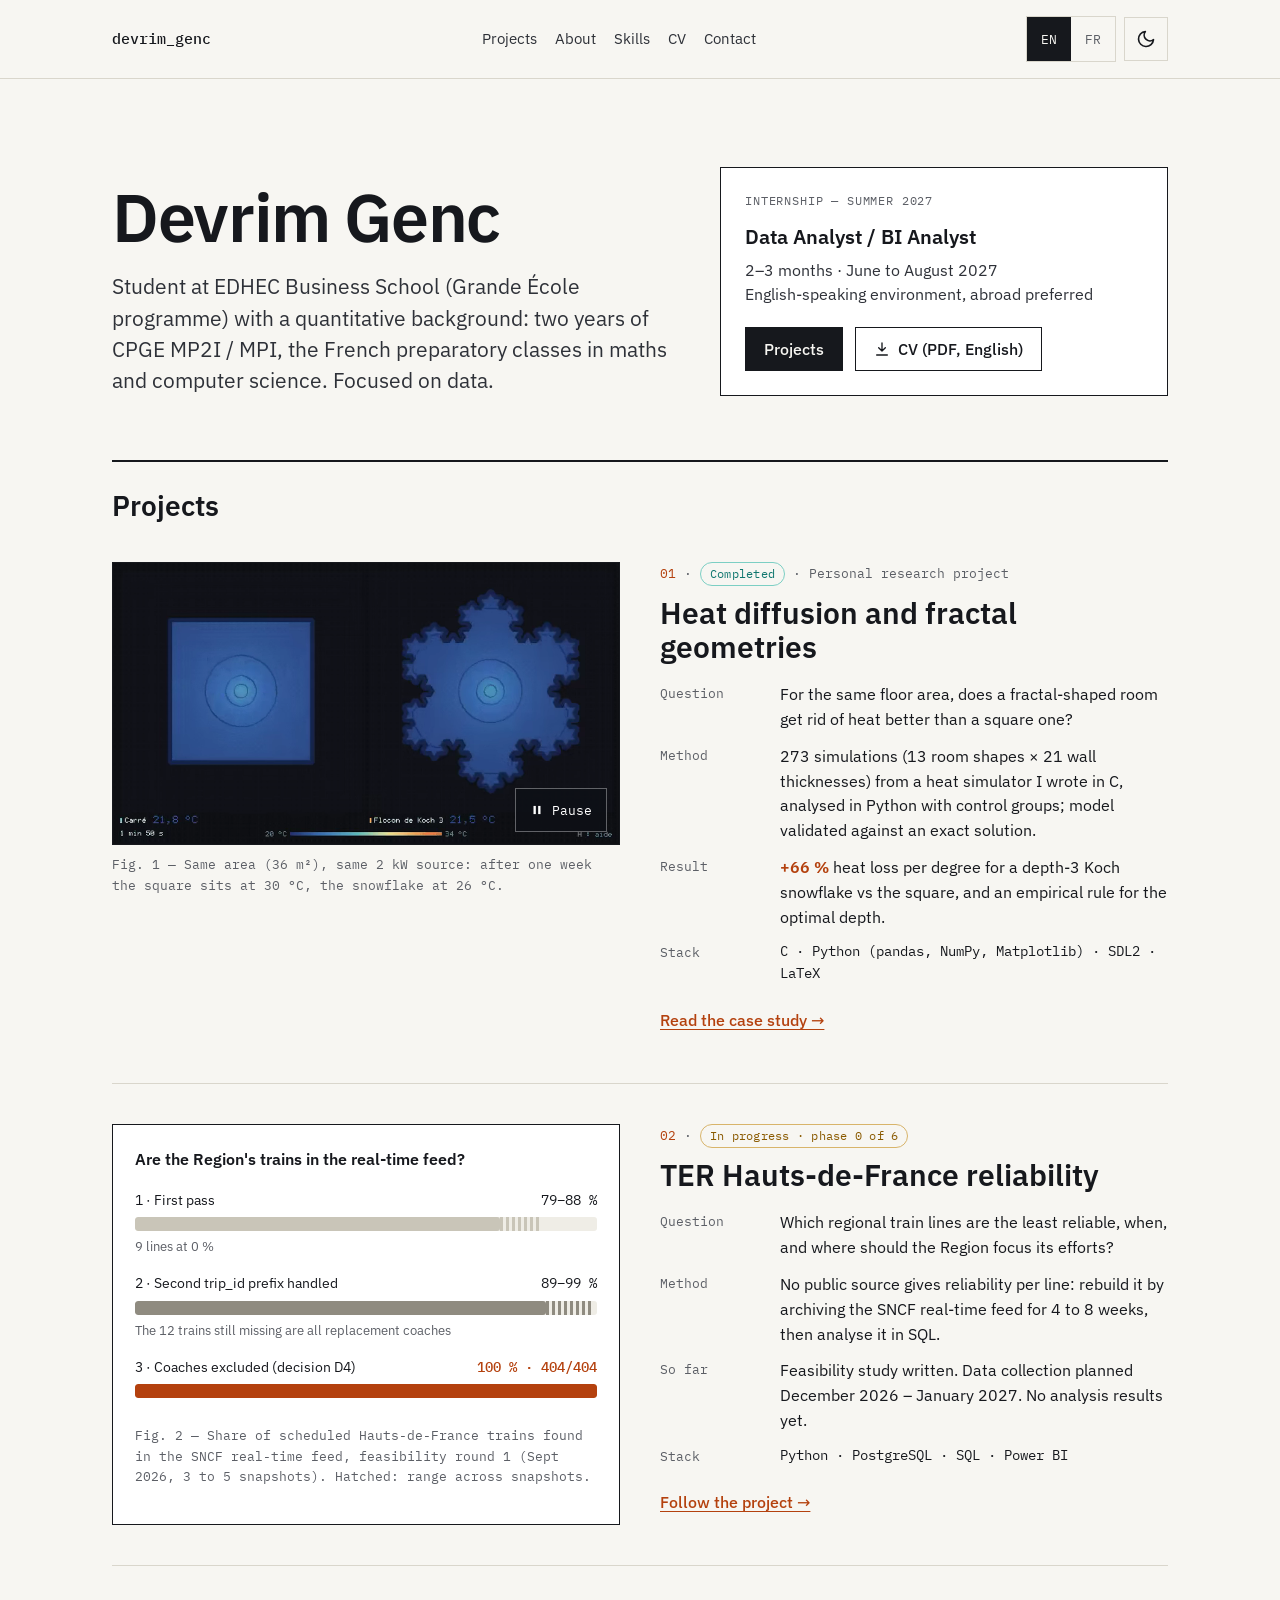
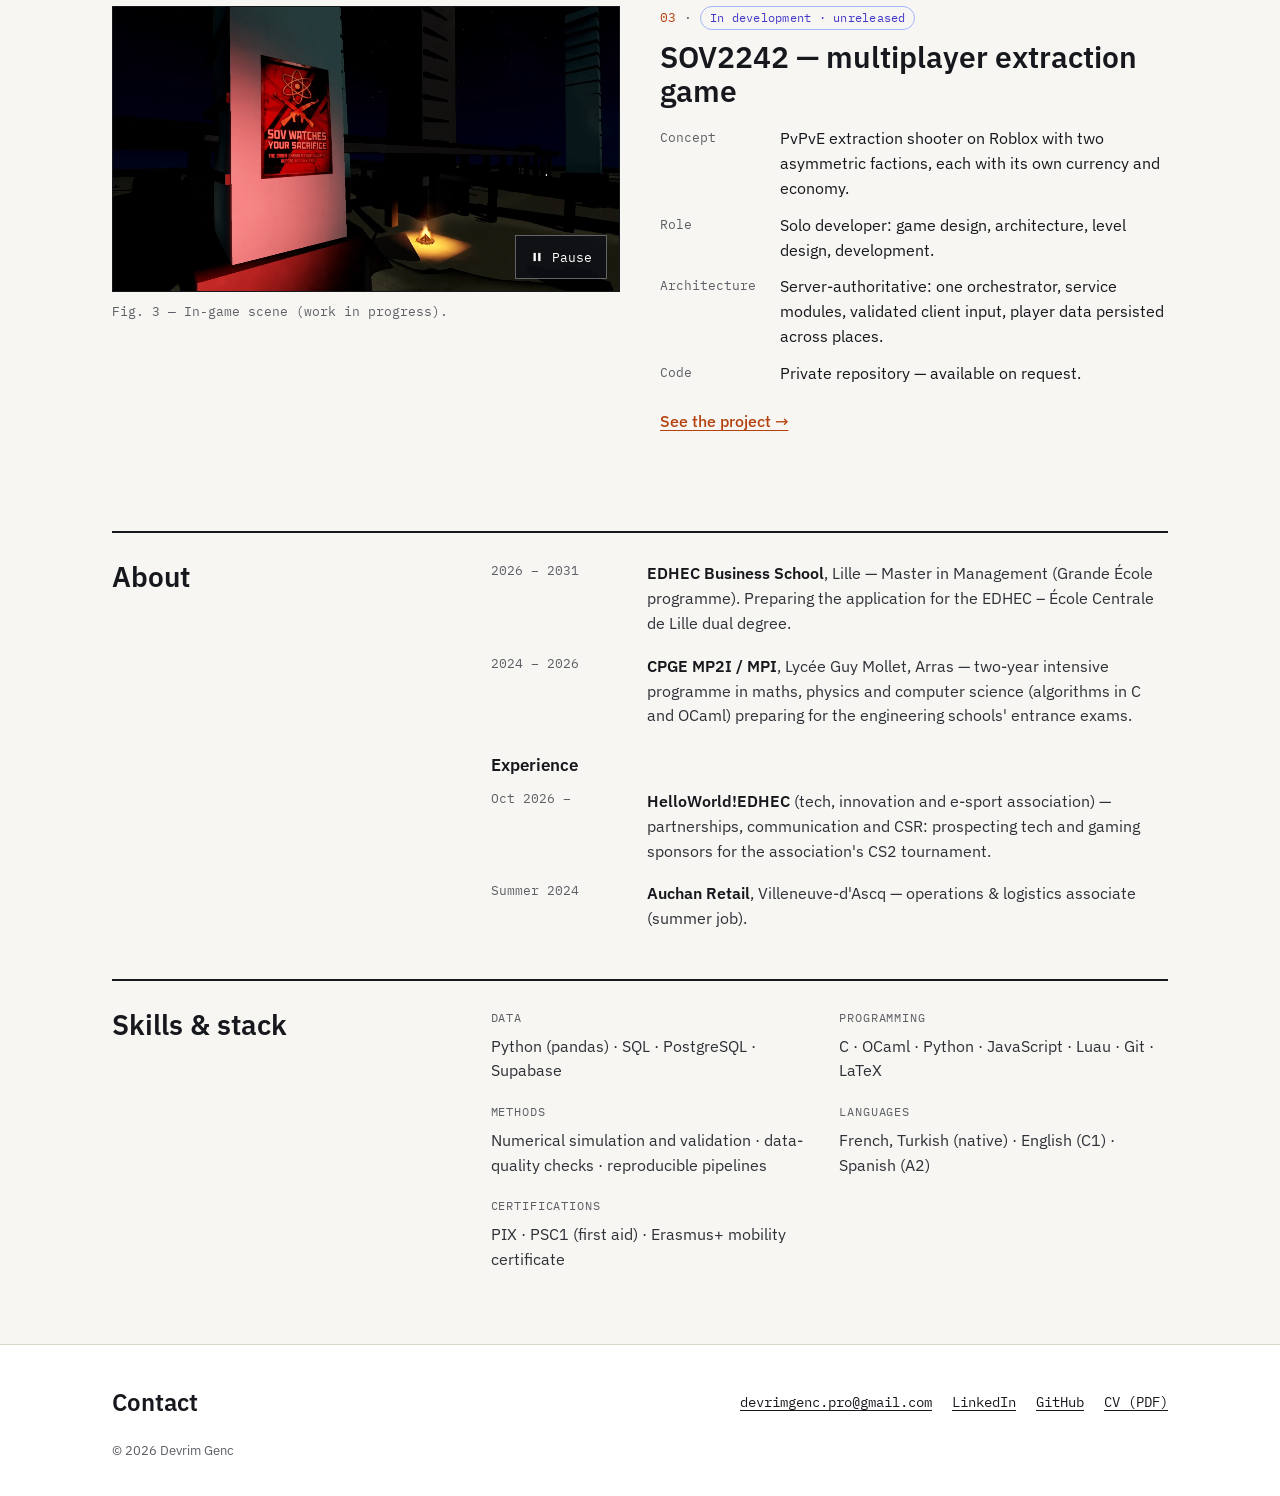
<file: index.html>
<!doctype html>
<html lang="en" data-theme="light" data-title-en="Devrim Genc — Data portfolio" data-title-fr="Devrim Genc — Portfolio data">
<head>
<meta charset="utf-8">
<meta name="viewport" content="width=device-width, initial-scale=1">
<title>Devrim Genc — Data portfolio</title>
<meta name="description" data-i18n="content" data-content-en="Devrim Genc, EDHEC Business School student with a scientific background (CPGE MP2I / MPI), looking for a Data / BI Analyst internship in summer 2027. Projects: heat-diffusion simulation, TER rail reliability, SOV2242." data-content-fr="Devrim Genc, étudiant à l'EDHEC Business School issu de prépa scientifique (CPGE MP2I / MPI), cherche un stage Data / BI Analyst pour l'été 2027. Projets&nbsp;: simulation de diffusion thermique, fiabilité des TER, SOV2242." content="Devrim Genc, EDHEC Business School student with a scientific background (CPGE MP2I / MPI), looking for a Data / BI Analyst internship in summer 2027. Projects: heat-diffusion simulation, TER rail reliability, SOV2242.">
<meta name="theme-color" content="#F7F6F2">
<meta property="og:type" content="website">
<meta property="og:site_name" content="Devrim Genc">
<meta property="og:title" content="Devrim Genc — Data portfolio">
<meta property="og:description" content="EDHEC Business School student with a scientific background, looking for a Data / BI Analyst internship in summer 2027.">
<meta property="og:url" content="https://devgnc.github.io/">
<meta property="og:image" content="https://devgnc.github.io/assets/img/og.jpg">
<meta property="og:image:width" content="1200">
<meta property="og:image:height" content="630">
<meta property="og:image:alt" content="Devrim Genc — data portfolio">
<meta name="twitter:card" content="summary_large_image">
<link rel="canonical" href="https://devgnc.github.io/">
<link rel="icon" href="assets/img/favicon.svg" type="image/svg+xml">
<link rel="preload" href="assets/fonts/ibm-plex-sans-latin-400-normal.woff2" as="font" type="font/woff2" crossorigin>
<script>
  (function () {
    var d = document.documentElement, s = null;
    try { s = window.localStorage; } catch (e) {}
    var l = s && s.getItem("lang");
    if (l === "fr" || l === "en") d.lang = l;
    var t = s && s.getItem("theme");
    if (t !== "light" && t !== "dark") t = window.matchMedia && window.matchMedia("(prefers-color-scheme: dark)").matches ? "dark" : "light";
    d.setAttribute("data-theme", t);
  })();
</script>
<link rel="stylesheet" href="assets/css/style.css">
</head>
<body>
<a class="skip-link" href="#main"><span data-lang="en">Skip to content</span><span data-lang="fr">Aller au contenu</span></a>

<header class="site-header">
  <div class="wrap">
    <a class="brand" href="./">devrim_genc</a>
    <nav aria-label="Main" data-i18n="aria-label" data-aria-label-en="Main" data-aria-label-fr="Principale">
      <ul class="nav-links">
        <li><a href="#projects"><span data-lang="en">Projects</span><span data-lang="fr">Projets</span></a></li>
        <li><a href="#about"><span data-lang="en">About</span><span data-lang="fr">Parcours</span></a></li>
        <li><a href="#skills"><span data-lang="en">Skills</span><span data-lang="fr">Compétences</span></a></li>
        <li><a href="assets/cv/devrim-genc-cv.pdf">CV</a></li>
        <li><a href="#contact">Contact</a></li>
      </ul>
    </nav>
    <div class="controls">
      <div class="lang-switch" role="group" aria-label="Language / Langue">
        <button type="button" data-set-lang="en" aria-pressed="true" lang="en">EN</button>
        <button type="button" data-set-lang="fr" aria-pressed="false" lang="fr">FR</button>
      </div>
      <button type="button" class="theme-btn" data-theme-toggle aria-label="Switch to dark theme">
        <svg class="icon-moon" viewBox="0 0 24 24" fill="none" stroke="currentColor" stroke-width="2" stroke-linecap="round" stroke-linejoin="round" aria-hidden="true"><path d="M21 12.8A9 9 0 1 1 11.2 3a7 7 0 0 0 9.8 9.8z"/></svg>
        <svg class="icon-sun" viewBox="0 0 24 24" fill="none" stroke="currentColor" stroke-width="2" stroke-linecap="round" stroke-linejoin="round" aria-hidden="true"><circle cx="12" cy="12" r="4"/><path d="M12 2v2M12 20v2M4.9 4.9l1.4 1.4M17.7 17.7l1.4 1.4M2 12h2M20 12h2M4.9 19.1l1.4-1.4M17.7 6.3l1.4-1.4"/></svg>
      </button>
    </div>
  </div>
</header>

<main id="main">
  <div class="wrap">

    <section class="hero" aria-labelledby="name">
      <div>
        <h1 id="name">Devrim Genc</h1>
        <p class="lead" data-lang="en">Student at EDHEC Business School (Grande École programme) with a quantitative background: two years of CPGE MP2I / MPI, the French preparatory classes in maths and computer science. Focused on data.</p>
        <p class="lead" data-lang="fr">Étudiant à l'EDHEC Business School (Programme Grande École), au profil quantitatif&nbsp;: deux ans de CPGE MP2I / MPI, en mathématiques et informatique. Orienté data.</p>
      </div>
      <aside class="objective" aria-labelledby="objective-h">
        <p class="label" id="objective-h"><span data-lang="en">Internship — summer 2027</span><span data-lang="fr">Stage — été 2027</span></p>
        <p class="role">Data Analyst / BI Analyst</p>
        <p class="details" data-lang="en">2–3 months · June to August 2027<br>English-speaking environment, abroad preferred</p>
        <p class="details" data-lang="fr">2 à 3 mois · juin à août 2027<br>Environnement anglophone, de préférence à l'étranger</p>
        <div class="btn-row">
          <a class="btn btn--primary" href="#projects"><span data-lang="en">Projects</span><span data-lang="fr">Projets</span></a>
          <a class="btn btn--ghost" href="assets/cv/devrim-genc-cv.pdf">
            <svg viewBox="0 0 24 24" fill="none" stroke="currentColor" stroke-width="2" stroke-linecap="round" aria-hidden="true"><path d="M12 3v12m0 0-5-5m5 5 5-5M4 21h16"/></svg>
            <span data-lang="en">CV (PDF, English)</span><span data-lang="fr">CV (PDF, anglais)</span>
          </a>
        </div>
      </aside>
    </section>

    <section class="section" id="projects" aria-labelledby="projects-h">
      <h2 id="projects-h"><span data-lang="en">Projects</span><span data-lang="fr">Projets</span></h2>

      <!-- 01 · Heat diffusion -->
      <article class="project" aria-labelledby="p1">
        <figure>
          <div class="media media--sim frame">
            <video autoplay muted loop playsinline preload="metadata" poster="assets/img/diffusion-poster.webp" data-i18n="aria-label" aria-label="Animation: a square room and a Koch snowflake room of equal area heated by the same source for one week" data-aria-label-en="Animation: a square room and a Koch snowflake room of equal area heated by the same source for one week" data-aria-label-fr="Animation&nbsp;: une pièce carrée et une pièce en flocon de Koch de même aire, chauffées par la même source pendant une semaine">
              <source src="assets/video/diffusion.webm" type="video/webm">
              <source src="assets/video/diffusion.mp4" type="video/mp4">
            </video>
            <button type="button" class="media-toggle" aria-pressed="false">
              <svg class="icon-pause" viewBox="0 0 24 24" fill="currentColor" aria-hidden="true"><rect x="6" y="5" width="4" height="14"/><rect x="14" y="5" width="4" height="14"/></svg>
              <svg class="icon-play" viewBox="0 0 24 24" fill="currentColor" aria-hidden="true"><path d="M7 5v14l12-7z"/></svg>
              <span class="t-pause"><span data-lang="en">Pause</span><span data-lang="fr">Pause</span></span>
              <span class="t-play"><span data-lang="en">Play</span><span data-lang="fr">Lecture</span></span>
            </button>
          </div>
          <figcaption>
            <span data-lang="en">Fig. 1 — Same area (36 m²), same 2 kW source: after one week the square sits at 30 °C, the snowflake at 26 °C.</span>
            <span data-lang="fr">Fig. 1 — Même aire (36 m²), même source de 2 kW&nbsp;: après une semaine, le carré est à 30 °C, le flocon à 26 °C.</span>
          </figcaption>
        </figure>
        <div>
          <p class="kicker"><span class="num">01</span><span>·</span><span class="badge badge--done"><span data-lang="en">Completed</span><span data-lang="fr">Terminé</span></span><span>·</span><span data-lang="en">Personal research project</span><span data-lang="fr">Projet de recherche personnel</span></p>
          <h3 id="p1"><span data-lang="en">Heat diffusion and fractal geometries</span><span data-lang="fr">Diffusion thermique et géométries fractales</span></h3>
          <dl class="facts">
            <dt>Question</dt>
            <dd data-lang="en">For the same floor area, does a fractal-shaped room get rid of heat better than a square one?</dd>
            <dd data-lang="fr">À aire égale, une pièce en forme de fractale évacue-t-elle mieux la chaleur qu'une pièce carrée&nbsp;?</dd>
            <dt><span data-lang="en">Method</span><span data-lang="fr">Méthode</span></dt>
            <dd data-lang="en">273 simulations (13 room shapes × 21 wall thicknesses) from a heat simulator I wrote in C, analysed in Python with control groups; model validated against an exact solution.</dd>
            <dd data-lang="fr">273 simulations (13 formes de pièce × 21 épaisseurs de mur) issues d'un simulateur thermique que j'ai écrit en C, analysées en Python avec des groupes témoins&nbsp;; modèle validé sur une solution exacte.</dd>
            <dt><span data-lang="en">Result</span><span data-lang="fr">Résultat</span></dt>
            <dd data-lang="en"><strong>+66&nbsp;%</strong> heat loss per degree for a depth-3 Koch snowflake vs the square, and an empirical rule for the optimal depth.</dd>
            <dd data-lang="fr"><strong>+66&nbsp;%</strong> de chaleur évacuée par degré pour un flocon de Koch de profondeur 3 face au carré, et une règle empirique pour la profondeur optimale.</dd>
            <dt>Stack</dt>
            <dd class="stack">C · Python (pandas, NumPy, Matplotlib) · SDL2 · LaTeX</dd>
          </dl>
          <a class="more" href="projects/heat-diffusion.html"><span data-lang="en">Read the case study →</span><span data-lang="fr">Lire l'étude →</span></a>
        </div>
      </article>

      <!-- 02 · TER -->
      <article class="project" aria-labelledby="p2">
        <figure class="chart">
          <p class="chart-title"><span data-lang="en">Are the Region's trains in the real-time feed?</span><span data-lang="fr">Les trains de la Région sont-ils dans le flux temps réel&nbsp;?</span></p>
          <ol class="chart-rows">
            <li class="chart-row">
              <div class="row-head"><span><span data-lang="en">1 · First pass</span><span data-lang="fr">1 · Premier passage</span></span><span class="row-value">79–88&nbsp;%</span></div>
              <div class="bar bar--1" aria-hidden="true"><span style="width:79%"></span><span class="range" style="left:79%;width:9%"></span></div>
              <p class="row-note"><span data-lang="en">9 lines at 0&nbsp;%</span><span data-lang="fr">9 lignes à 0&nbsp;%</span></p>
            </li>
            <li class="chart-row">
              <div class="row-head"><span><span data-lang="en">2 · Second trip_id prefix handled</span><span data-lang="fr">2 · Second préfixe de trip_id pris en compte</span></span><span class="row-value">89–99&nbsp;%</span></div>
              <div class="bar bar--2" aria-hidden="true"><span style="width:89%"></span><span class="range" style="left:89%;width:10%"></span></div>
              <p class="row-note"><span data-lang="en">The 12 trains still missing are all replacement coaches</span><span data-lang="fr">Les 12 trains encore absents sont tous des cars de remplacement</span></p>
            </li>
            <li class="chart-row chart-row--final">
              <div class="row-head"><span><span data-lang="en">3 · Coaches excluded (decision D4)</span><span data-lang="fr">3 · Cars exclus (décision D4)</span></span><span class="row-value">100&nbsp;% · 404/404</span></div>
              <div class="bar bar--3" aria-hidden="true"><span style="width:100%"></span></div>
            </li>
          </ol>
          <figcaption>
            <span data-lang="en">Fig. 2 — Share of scheduled Hauts-de-France trains found in the SNCF real-time feed, feasibility round 1 (Sept 2026, 3 to 5 snapshots). Hatched: range across snapshots.</span>
            <span data-lang="fr">Fig. 2 — Part des trains Hauts-de-France prévus retrouvés dans le flux temps réel SNCF, série de mesures 1 (sept. 2026, 3 à 5 photos du flux). Hachures&nbsp;: écart entre photos.</span>
          </figcaption>
        </figure>
        <div>
          <p class="kicker"><span class="num">02</span><span>·</span><span class="badge badge--progress"><span data-lang="en">In progress · phase 0 of 6</span><span data-lang="fr">En cours · phase 0 sur 6</span></span></p>
          <h3 id="p2"><span data-lang="en">TER Hauts-de-France reliability</span><span data-lang="fr">Fiabilité des TER Hauts-de-France</span></h3>
          <dl class="facts">
            <dt>Question</dt>
            <dd data-lang="en">Which regional train lines are the least reliable, when, and where should the Region focus its efforts?</dd>
            <dd data-lang="fr">Quelles lignes TER sont les moins fiables, à quels moments, et où la Région devrait-elle concentrer ses efforts&nbsp;?</dd>
            <dt><span data-lang="en">Method</span><span data-lang="fr">Méthode</span></dt>
            <dd data-lang="en">No public source gives reliability per line: rebuild it by archiving the SNCF real-time feed for 4 to 8 weeks, then analyse it in SQL.</dd>
            <dd data-lang="fr">Aucune source publique ne donne la régularité par ligne&nbsp;: la reconstruire en archivant le flux temps réel SNCF pendant 4 à 8 semaines, puis l'analyser en SQL.</dd>
            <dt><span data-lang="en">So far</span><span data-lang="fr">À ce stade</span></dt>
            <dd data-lang="en">Feasibility study written. Data collection planned December 2026 – January 2027. No analysis results yet.</dd>
            <dd data-lang="fr">Étude de faisabilité rédigée. Collecte prévue de décembre 2026 à janvier 2027. Pas encore de résultats d'analyse.</dd>
            <dt>Stack</dt>
            <dd class="stack">Python · PostgreSQL · SQL · Power BI</dd>
          </dl>
          <a class="more" href="projects/ter-reliability.html"><span data-lang="en">Follow the project →</span><span data-lang="fr">Suivre le projet →</span></a>
        </div>
      </article>

      <!-- 03 · SOV2242 -->
      <article class="project" aria-labelledby="p3">
        <figure>
          <div class="media frame">
            <video autoplay muted loop playsinline preload="metadata" poster="assets/img/sov2242-poster.webp" data-i18n="aria-label" aria-label="SOV2242 in-game scene at night: a propaganda poster reading “Sov watches your sacrifice” next to a campfire" data-aria-label-en="SOV2242 in-game scene at night: a propaganda poster reading “Sov watches your sacrifice” next to a campfire" data-aria-label-fr="Scène de SOV2242 de nuit&nbsp;: une affiche de propagande « Sov watches your sacrifice » à côté d'un feu de camp">
              <source src="assets/video/sov2242-campfire.webm" type="video/webm">
              <source src="assets/video/sov2242-campfire.mp4" type="video/mp4">
            </video>
            <button type="button" class="media-toggle" aria-pressed="false">
              <svg class="icon-pause" viewBox="0 0 24 24" fill="currentColor" aria-hidden="true"><rect x="6" y="5" width="4" height="14"/><rect x="14" y="5" width="4" height="14"/></svg>
              <svg class="icon-play" viewBox="0 0 24 24" fill="currentColor" aria-hidden="true"><path d="M7 5v14l12-7z"/></svg>
              <span class="t-pause"><span data-lang="en">Pause</span><span data-lang="fr">Pause</span></span>
              <span class="t-play"><span data-lang="en">Play</span><span data-lang="fr">Lecture</span></span>
            </button>
          </div>
          <figcaption>
            <span data-lang="en">Fig. 3 — In-game scene (work in progress).</span>
            <span data-lang="fr">Fig. 3 — Scène du jeu (en cours de développement).</span>
          </figcaption>
        </figure>
        <div>
          <p class="kicker"><span class="num">03</span><span>·</span><span class="badge badge--dev"><span data-lang="en">In development · unreleased</span><span data-lang="fr">En développement · non publié</span></span></p>
          <h3 id="p3"><span data-lang="en">SOV2242 — multiplayer extraction game</span><span data-lang="fr">SOV2242 — jeu d'extraction multijoueur</span></h3>
          <dl class="facts">
            <dt>Concept</dt>
            <dd data-lang="en">PvPvE extraction shooter on Roblox with two asymmetric factions, each with its own currency and economy.</dd>
            <dd data-lang="fr">Jeu de tir d'extraction PvPvE sur Roblox, avec deux factions asymétriques qui ont chacune leur monnaie et leur économie.</dd>
            <dt><span data-lang="en">Role</span><span data-lang="fr">Rôle</span></dt>
            <dd data-lang="en">Solo developer: game design, architecture, level design, development.</dd>
            <dd data-lang="fr">Développeur seul sur le projet&nbsp;: game design, architecture, level design, développement.</dd>
            <dt>Architecture</dt>
            <dd data-lang="en">Server-authoritative: one orchestrator, service modules, validated client input, player data persisted across places.</dd>
            <dd data-lang="fr">Serveur autoritaire&nbsp;: un orchestrateur, des modules de services, des entrées client validées, des données joueur conservées d'une place à l'autre.</dd>
            <dt>Code</dt>
            <dd data-lang="en">Private repository — available on request.</dd>
            <dd data-lang="fr">Dépôt privé — disponible sur demande.</dd>
          </dl>
          <a class="more" href="projects/sov2242.html"><span data-lang="en">See the project →</span><span data-lang="fr">Voir le projet →</span></a>
        </div>
      </article>
    </section>

    <section class="section split" id="about" aria-labelledby="about-h">
      <h2 id="about-h"><span data-lang="en">About</span><span data-lang="fr">Parcours</span></h2>
      <div>
        <ol class="timeline">
          <li>
            <span class="when">2026 – 2031</span>
            <span class="what" data-lang="en"><strong>EDHEC Business School</strong>, Lille — Master in Management (Grande École programme). Preparing the application for the EDHEC – École Centrale de Lille dual degree.</span>
            <span class="what" data-lang="fr"><strong>EDHEC Business School</strong>, Lille — Programme Grande École. Candidature en préparation pour le double diplôme EDHEC – École Centrale de Lille.</span>
          </li>
          <li>
            <span class="when">2024 – 2026</span>
            <span class="what" data-lang="en"><strong>CPGE MP2I / MPI</strong>, Lycée Guy Mollet, Arras — two-year intensive programme in maths, physics and computer science (algorithms in C and OCaml) preparing for the engineering schools' entrance exams.</span>
            <span class="what" data-lang="fr"><strong>CPGE MP2I / MPI</strong>, lycée Guy Mollet, Arras — mathématiques, physique et informatique (algorithmique en C et OCaml), préparation aux concours des écoles d'ingénieurs.</span>
          </li>
        </ol>

        <h3 class="sub-h"><span data-lang="en">Experience</span><span data-lang="fr">Expérience</span></h3>
        <ol class="timeline">
          <li>
            <span class="when"><span data-lang="en">Oct 2026 –</span><span data-lang="fr">oct. 2026 –</span></span>
            <span class="what" data-lang="en"><strong>HelloWorld!EDHEC</strong> (tech, innovation and e-sport association) — partnerships, communication and CSR: prospecting tech and gaming sponsors for the association's CS2 tournament.</span>
            <span class="what" data-lang="fr"><strong>HelloWorld!EDHEC</strong> (association tech, innovation et e-sport) — pôles partenariats, communication et RSE&nbsp;: prospection de sponsors tech et gaming pour le tournoi CS2 de l'association.</span>
          </li>
          <li>
            <span class="when"><span data-lang="en">Summer 2024</span><span data-lang="fr">Été 2024</span></span>
            <span class="what" data-lang="en"><strong>Auchan Retail</strong>, Villeneuve-d'Ascq — operations &amp; logistics associate (summer job).</span>
            <span class="what" data-lang="fr"><strong>Auchan Retail</strong>, Villeneuve-d'Ascq — employé opérations et logistique (job d'été).</span>
          </li>
        </ol>
      </div>
    </section>

    <section class="section split" id="skills" aria-labelledby="skills-h">
      <h2 id="skills-h"><span data-lang="en">Skills &amp; stack</span><span data-lang="fr">Compétences</span></h2>
      <div class="skills">
        <div><span class="label">Data</span><p>Python (pandas) · SQL · PostgreSQL · Supabase</p></div>
        <div><span class="label"><span data-lang="en">Programming</span><span data-lang="fr">Programmation</span></span><p>C · OCaml · Python · JavaScript · Luau · Git · LaTeX</p></div>
        <div><span class="label"><span data-lang="en">Methods</span><span data-lang="fr">Méthodes</span></span><p data-lang="en">Numerical simulation and validation · data-quality checks · reproducible pipelines</p><p data-lang="fr">Simulation numérique et validation · contrôle de la qualité des données · chaînes de traitement reproductibles</p></div>
        <div><span class="label"><span data-lang="en">Languages</span><span data-lang="fr">Langues</span></span><p data-lang="en">French, Turkish (native) · English (C1) · Spanish (A2)</p><p data-lang="fr">Français, turc (langues maternelles) · anglais (C1) · espagnol (A2)</p></div>
        <div><span class="label">Certifications</span><p data-lang="en">PIX · PSC1 (first aid) · Erasmus+ mobility certificate</p><p data-lang="fr">PIX · PSC1 (premiers secours) · certificat de mobilité Erasmus+</p></div>
      </div>
    </section>

  </div>
</main>

<footer class="site-footer" id="contact">
  <div class="wrap">
    <h2>Contact</h2>
    <ul class="contact-links">
      <li><a href="mailto:devrimgenc.pro@gmail.com">devrimgenc.pro@gmail.com</a></li>
      <li><a href="https://www.linkedin.com/in/devrimgenc/">LinkedIn</a></li>
      <li><a href="https://github.com/devGnc">GitHub</a></li>
      <li><a href="assets/cv/devrim-genc-cv.pdf">CV (PDF)</a></li>
    </ul>
    <p class="fine">© 2026 Devrim Genc</p>
  </div>
</footer>

<script src="assets/js/main.js" defer></script>
</body>
</html>
</file>
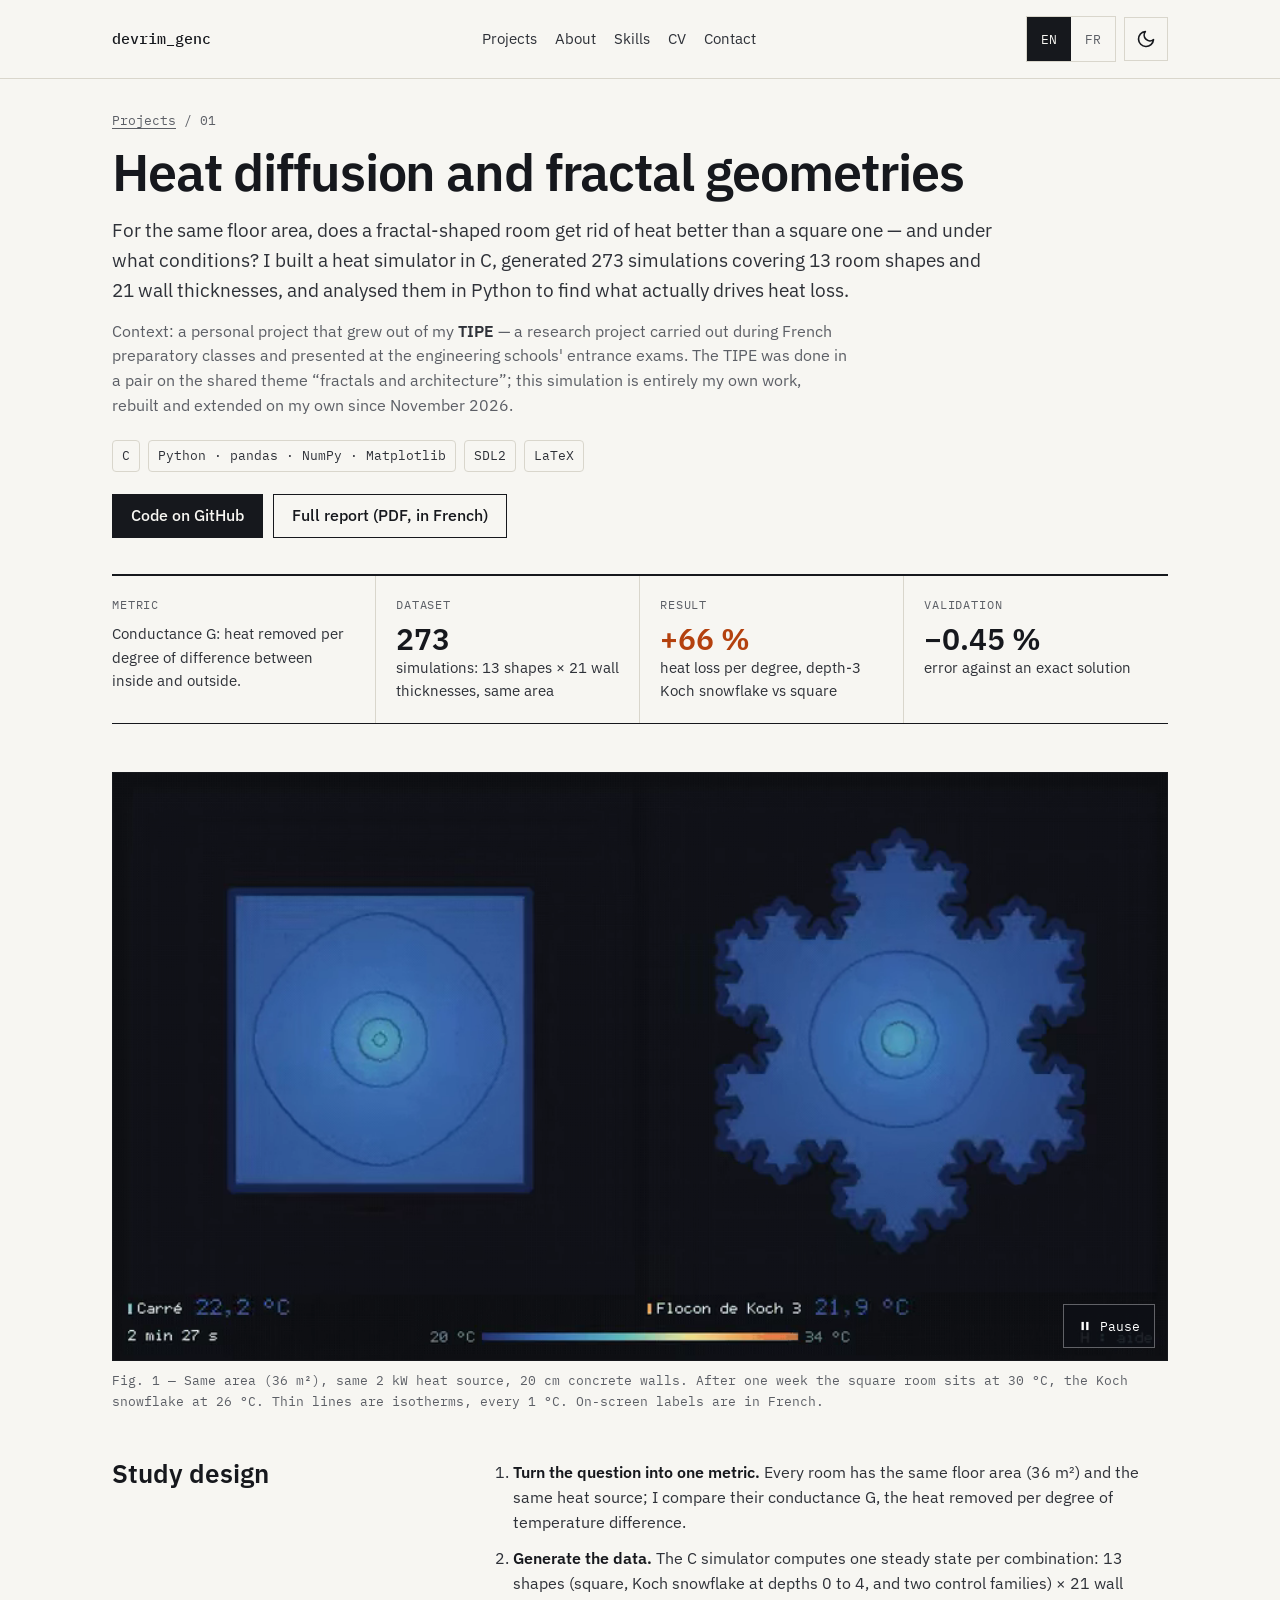
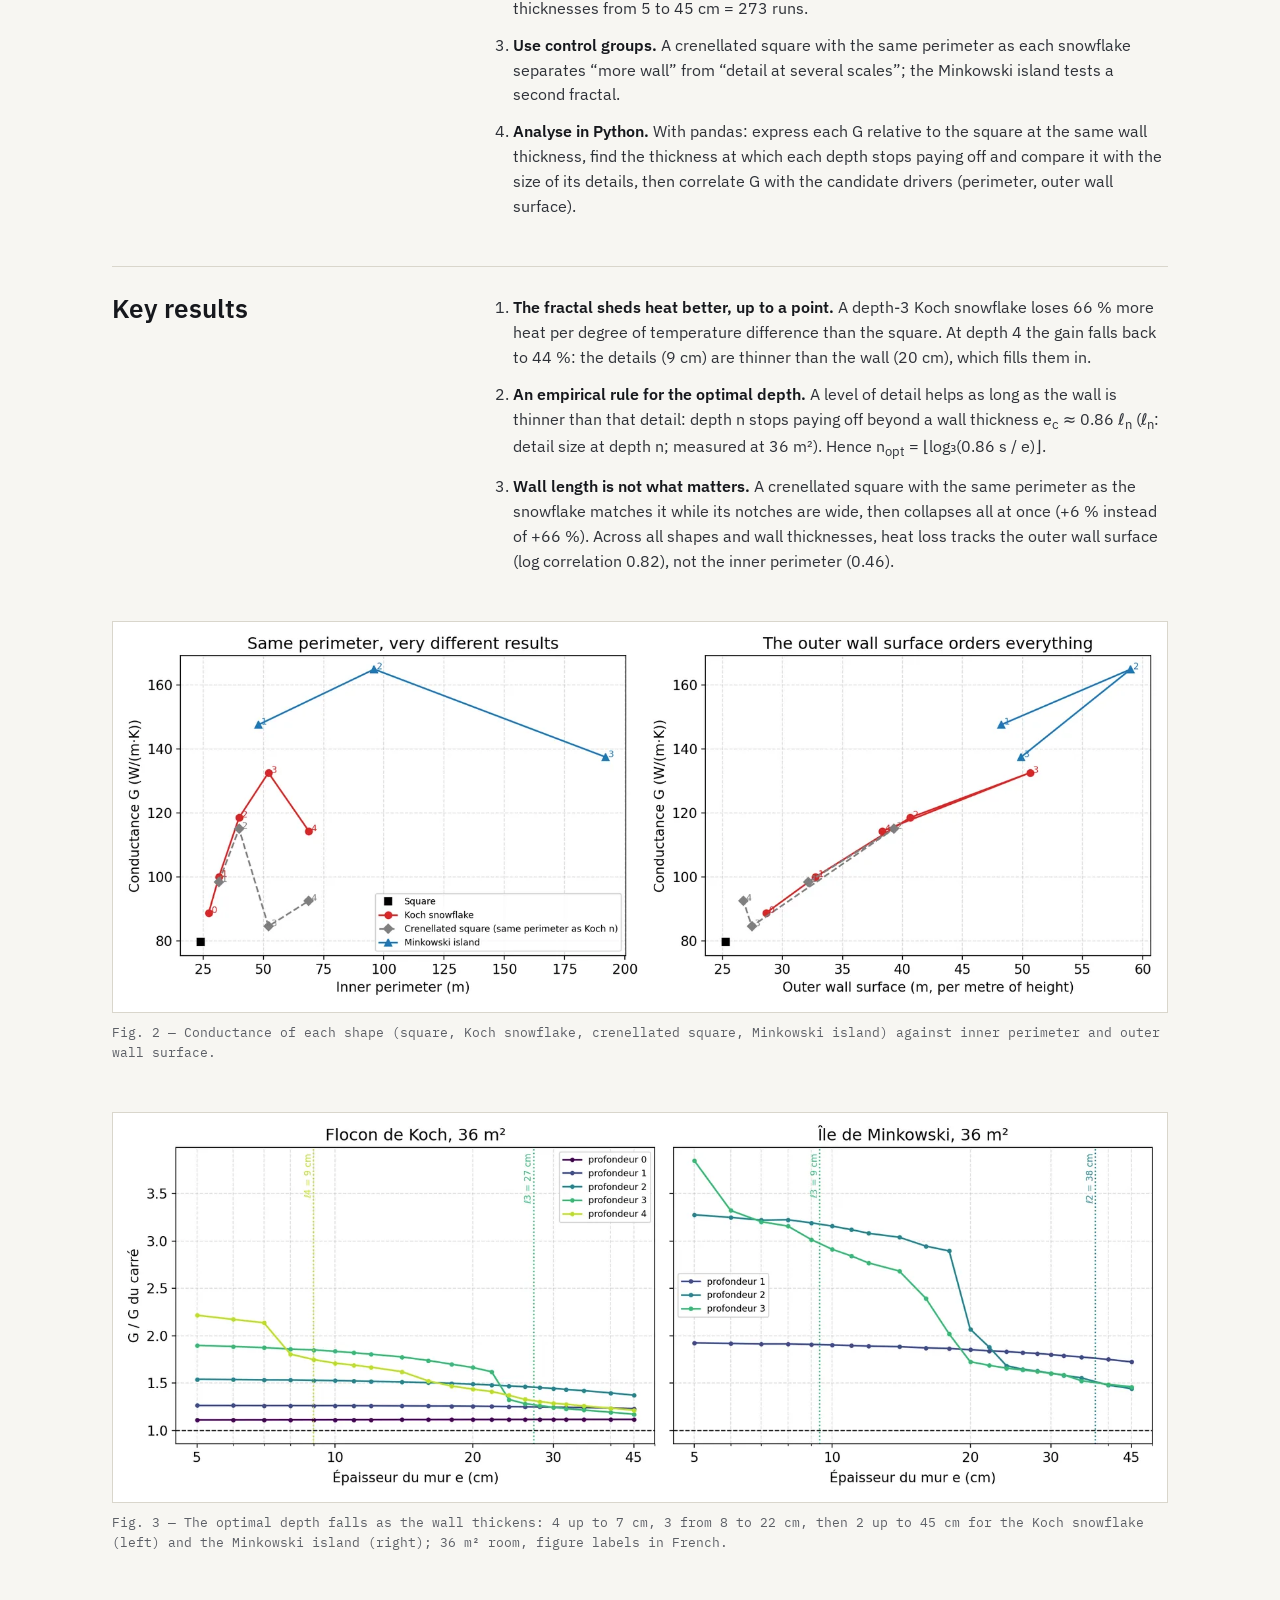
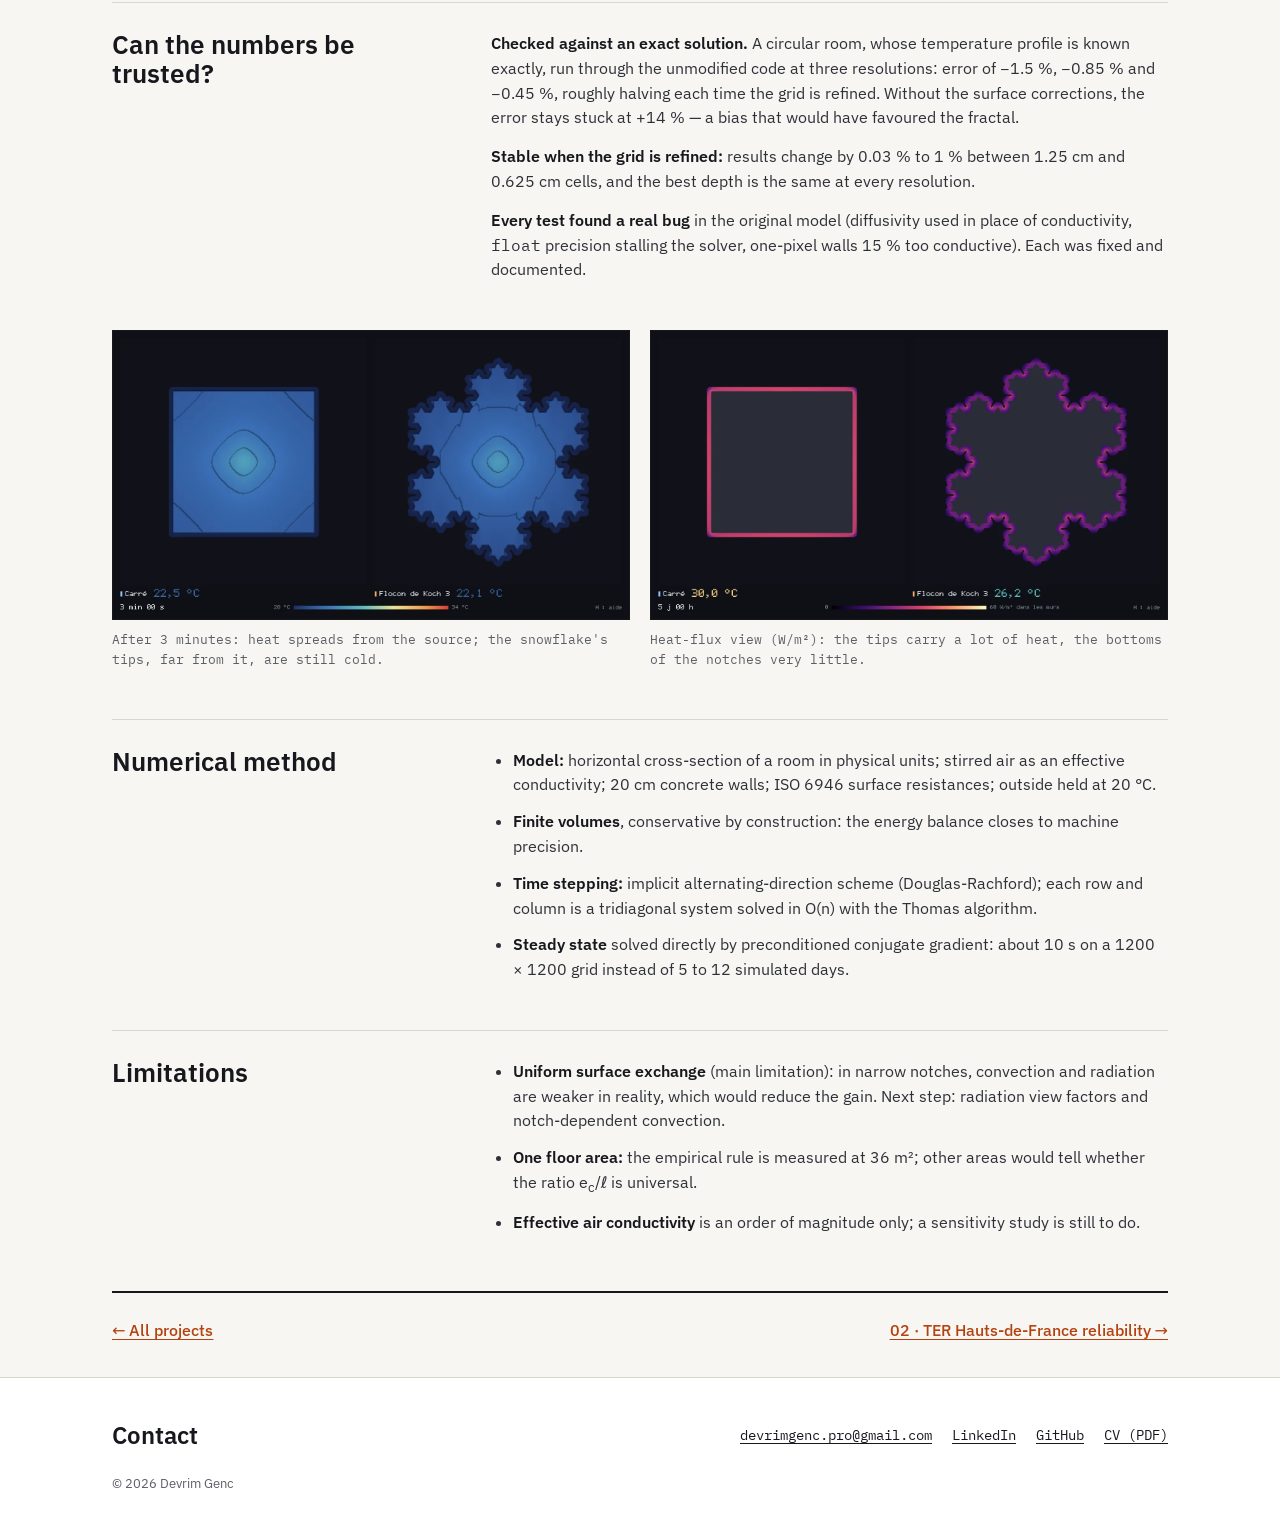
<file: projects/heat-diffusion.html>
<!doctype html>
<html lang="en" data-theme="light" data-title-en="Heat diffusion and fractal geometries — Devrim Genc" data-title-fr="Diffusion thermique et géométries fractales — Devrim Genc">
<head>
<meta charset="utf-8">
<meta name="viewport" content="width=device-width, initial-scale=1">
<title>Heat diffusion and fractal geometries — Devrim Genc</title>
<meta name="description" data-i18n="content" data-content-en="273 simulations from a C heat simulator, analysed in Python: a Koch snowflake room removes 66&nbsp;% more heat per degree than a square room of equal area, up to an optimal depth." data-content-fr="273 simulations issues d'un simulateur thermique en C, analysées en Python : une pièce en flocon de Koch évacue 66&nbsp;% de chaleur en plus par degré qu'une pièce carrée de même aire, jusqu'à une profondeur optimale." content="273 simulations from a C heat simulator, analysed in Python: a Koch snowflake room removes 66&nbsp;% more heat per degree than a square room of equal area, up to an optimal depth.">
<meta name="theme-color" content="#F7F6F2">
<meta property="og:type" content="website">
<meta property="og:site_name" content="Devrim Genc">
<meta property="og:title" content="Heat diffusion and fractal geometries — Devrim Genc">
<meta property="og:description" content="273 simulations from a C heat simulator, analysed in Python: +66 % heat loss per degree for a Koch snowflake room vs a square room.">
<meta property="og:url" content="https://devgnc.github.io/projects/heat-diffusion.html">
<meta property="og:image" content="https://devgnc.github.io/assets/img/og.jpg">
<meta property="og:image:width" content="1200">
<meta property="og:image:height" content="630">
<meta property="og:image:alt" content="Devrim Genc — data portfolio">
<meta name="twitter:card" content="summary_large_image">
<link rel="canonical" href="https://devgnc.github.io/projects/heat-diffusion.html">
<link rel="icon" href="../assets/img/favicon.svg" type="image/svg+xml">
<link rel="preload" href="../assets/fonts/ibm-plex-sans-latin-400-normal.woff2" as="font" type="font/woff2" crossorigin>
<script>
  (function () {
    var d = document.documentElement, s = null;
    try { s = window.localStorage; } catch (e) {}
    var l = s && s.getItem("lang");
    if (l === "fr" || l === "en") d.lang = l;
    var t = s && s.getItem("theme");
    if (t !== "light" && t !== "dark") t = window.matchMedia && window.matchMedia("(prefers-color-scheme: dark)").matches ? "dark" : "light";
    d.setAttribute("data-theme", t);
  })();
</script>
<link rel="stylesheet" href="../assets/css/style.css">
</head>
<body>
<a class="skip-link" href="#main"><span data-lang="en">Skip to content</span><span data-lang="fr">Aller au contenu</span></a>

<header class="site-header">
  <div class="wrap">
    <a class="brand" href="../">devrim_genc</a>
    <nav aria-label="Main" data-i18n="aria-label" data-aria-label-en="Main" data-aria-label-fr="Principale">
      <ul class="nav-links">
        <li><a href="../#projects"><span data-lang="en">Projects</span><span data-lang="fr">Projets</span></a></li>
        <li><a href="../#about"><span data-lang="en">About</span><span data-lang="fr">Parcours</span></a></li>
        <li><a href="../#skills"><span data-lang="en">Skills</span><span data-lang="fr">Compétences</span></a></li>
        <li><a href="../assets/cv/devrim-genc-cv.pdf">CV</a></li>
        <li><a href="#contact">Contact</a></li>
      </ul>
    </nav>
    <div class="controls">
      <div class="lang-switch" role="group" aria-label="Language / Langue">
        <button type="button" data-set-lang="en" aria-pressed="true" lang="en">EN</button>
        <button type="button" data-set-lang="fr" aria-pressed="false" lang="fr">FR</button>
      </div>
      <button type="button" class="theme-btn" data-theme-toggle aria-label="Switch to dark theme">
        <svg class="icon-moon" viewBox="0 0 24 24" fill="none" stroke="currentColor" stroke-width="2" stroke-linecap="round" stroke-linejoin="round" aria-hidden="true"><path d="M21 12.8A9 9 0 1 1 11.2 3a7 7 0 0 0 9.8 9.8z"/></svg>
        <svg class="icon-sun" viewBox="0 0 24 24" fill="none" stroke="currentColor" stroke-width="2" stroke-linecap="round" stroke-linejoin="round" aria-hidden="true"><circle cx="12" cy="12" r="4"/><path d="M12 2v2M12 20v2M4.9 4.9l1.4 1.4M17.7 17.7l1.4 1.4M2 12h2M20 12h2M4.9 19.1l1.4-1.4M17.7 6.3l1.4-1.4"/></svg>
      </button>
    </div>
  </div>
</header>

<main id="main">
  <div class="wrap">
    <p class="crumbs"><a href="../#projects"><span data-lang="en">Projects</span><span data-lang="fr">Projets</span></a> / 01</p>
    <h1 class="page-title"><span data-lang="en">Heat diffusion and fractal geometries</span><span data-lang="fr">Diffusion thermique et géométries fractales</span></h1>
    <p class="page-lead" data-lang="en">For the same floor area, does a fractal-shaped room get rid of heat better than a square one — and under what conditions? I built a heat simulator in C, generated 273 simulations covering 13 room shapes and 21 wall thicknesses, and analysed them in Python to find what actually drives heat loss.</p>
    <p class="page-lead" data-lang="fr">À aire égale, une pièce en forme de fractale évacue-t-elle mieux la chaleur qu'une pièce carrée — et à quelles conditions&nbsp;? J'ai écrit un simulateur thermique en C, produit 273 simulations couvrant 13 formes de pièce et 21 épaisseurs de mur, puis je les ai analysées en Python pour trouver ce qui détermine vraiment la chaleur évacuée.</p>
    <p class="page-lead page-context" data-lang="en">Context: a personal project that grew out of my <strong>TIPE</strong> — a research project carried out during French preparatory classes and presented at the engineering schools' entrance exams. The TIPE was done in a pair on the shared theme “fractals and architecture”; this simulation is entirely my own work, rebuilt and extended on my own since November 2026.</p>
    <p class="page-lead page-context" data-lang="fr">Contexte&nbsp;: un projet personnel né de mon <strong>TIPE</strong> (travail d'initiative personnelle encadré), mené en classe préparatoire et présenté aux concours des écoles d'ingénieurs. Le TIPE était fait en binôme sur le thème commun « fractales et architecture »&nbsp;; cette simulation est entièrement mon travail, reprise et étendue seul depuis novembre 2026.</p>

    <div class="page-links">
      <ul class="tags" aria-label="Stack"><li>C</li><li>Python · pandas · NumPy · Matplotlib</li><li>SDL2</li><li>LaTeX</li></ul>
    </div>
    <div class="page-links">
      <a class="btn btn--primary" href="https://github.com/devGnc/fractal-heat-diffusion"><span data-lang="en">Code on GitHub</span><span data-lang="fr">Code sur GitHub</span></a>
      <a class="btn btn--ghost" href="../assets/docs/rapport-diffusion-thermique.pdf"><span data-lang="en">Full report (PDF, in French)</span><span data-lang="fr">Rapport complet (PDF)</span></a>
    </div>

    <section class="summary" aria-label="Summary" data-i18n="aria-label" data-aria-label-en="Summary" data-aria-label-fr="En bref">
      <div><span class="label"><span data-lang="en">Metric</span><span data-lang="fr">Indicateur</span></span><p class="sub" data-lang="en">Conductance G: heat removed per degree of difference between inside and outside.</p><p class="sub" data-lang="fr">Conductance G&nbsp;: chaleur évacuée par degré d'écart entre l'intérieur et l'extérieur.</p></div>
      <div><span class="label"><span data-lang="en">Dataset</span><span data-lang="fr">Données</span></span><span class="big big--plain">273</span><p class="sub" data-lang="en">simulations: 13 shapes × 21 wall thicknesses, same area</p><p class="sub" data-lang="fr">simulations&nbsp;: 13 formes × 21 épaisseurs de mur, même aire</p></div>
      <div><span class="label"><span data-lang="en">Result</span><span data-lang="fr">Résultat</span></span><span class="big">+66&nbsp;%</span><p class="sub" data-lang="en">heat loss per degree, depth-3 Koch snowflake vs square</p><p class="sub" data-lang="fr">de chaleur évacuée par degré, flocon de Koch de profondeur 3 face au carré</p></div>
      <div><span class="label">Validation</span><span class="big big--plain">−0.45&nbsp;%</span><p class="sub" data-lang="en">error against an exact solution</p><p class="sub" data-lang="fr">d'erreur face à une solution exacte</p></div>
    </section>

    <figure class="block">
      <div class="media media--sim frame">
        <video autoplay muted loop playsinline preload="metadata" poster="../assets/img/diffusion-poster.webp" data-i18n="aria-label" aria-label="Animation: a square room and a Koch snowflake room of equal area heated by the same source for one week" data-aria-label-en="Animation: a square room and a Koch snowflake room of equal area heated by the same source for one week" data-aria-label-fr="Animation&nbsp;: une pièce carrée et une pièce en flocon de Koch de même aire, chauffées par la même source pendant une semaine">
          <source src="../assets/video/diffusion.webm" type="video/webm">
          <source src="../assets/video/diffusion.mp4" type="video/mp4">
        </video>
        <button type="button" class="media-toggle" aria-pressed="false">
          <svg class="icon-pause" viewBox="0 0 24 24" fill="currentColor" aria-hidden="true"><rect x="6" y="5" width="4" height="14"/><rect x="14" y="5" width="4" height="14"/></svg>
          <svg class="icon-play" viewBox="0 0 24 24" fill="currentColor" aria-hidden="true"><path d="M7 5v14l12-7z"/></svg>
          <span class="t-pause"><span data-lang="en">Pause</span><span data-lang="fr">Pause</span></span>
          <span class="t-play"><span data-lang="en">Play</span><span data-lang="fr">Lecture</span></span>
        </button>
      </div>
      <figcaption>
        <span data-lang="en">Fig. 1 — Same area (36 m²), same 2 kW heat source, 20 cm concrete walls. After one week the square room sits at 30 °C, the Koch snowflake at 26 °C. Thin lines are isotherms, every 1 °C. On-screen labels are in French.</span>
        <span data-lang="fr">Fig. 1 — Même aire (36 m²), même source de 2 kW, murs en béton de 20 cm. Après une semaine, le carré est à 30 °C, le flocon de Koch à 26 °C. Les traits fins sont les isothermes, une tous les 1 °C.</span>
      </figcaption>
    </figure>

    <section class="block split" aria-labelledby="design-h">
      <h2 id="design-h"><span data-lang="en">Study design</span><span data-lang="fr">Démarche</span></h2>
      <ol class="list">
        <li data-lang="en"><strong>Turn the question into one metric.</strong> Every room has the same floor area (36 m²) and the same heat source; I compare their conductance G, the heat removed per degree of temperature difference.</li>
        <li data-lang="fr"><strong>Traduire la question en un indicateur.</strong> Chaque pièce a la même aire (36 m²) et la même source de chaleur&nbsp;; je compare leur conductance G, la chaleur évacuée par degré d'écart de température.</li>
        <li data-lang="en"><strong>Generate the data.</strong> The C simulator computes one steady state per combination: 13 shapes (square, Koch snowflake at depths 0 to 4, and two control families) × 21 wall thicknesses from 5 to 45 cm = 273 runs.</li>
        <li data-lang="fr"><strong>Produire les données.</strong> Le simulateur en C calcule un régime établi par combinaison&nbsp;: 13 formes (carré, flocon de Koch de profondeur 0 à 4 et deux familles témoins) × 21 épaisseurs de mur de 5 à 45 cm = 273 calculs.</li>
        <li data-lang="en"><strong>Use control groups.</strong> A crenellated square with the same perimeter as each snowflake separates “more wall” from “detail at several scales”; the Minkowski island tests a second fractal.</li>
        <li data-lang="fr"><strong>Utiliser des groupes témoins.</strong> Un carré crénelé de même périmètre que chaque flocon sépare l'effet « plus de mur » de l'effet « détails à plusieurs échelles »&nbsp;; l'île de Minkowski teste une seconde fractale.</li>
        <li data-lang="en"><strong>Analyse in Python.</strong> With pandas: express each G relative to the square at the same wall thickness, find the thickness at which each depth stops paying off and compare it with the size of its details, then correlate G with the candidate drivers (perimeter, outer wall surface).</li>
        <li data-lang="fr"><strong>Analyser en Python.</strong> Avec pandas&nbsp;: rapporter chaque G à celui du carré de même épaisseur, trouver l'épaisseur à partir de laquelle chaque profondeur cesse d'être utile et la comparer à la taille de ses détails, puis corréler G avec les facteurs candidats (périmètre, surface extérieure du mur).</li>
      </ol>
    </section>

    <section class="block block-rule split" aria-labelledby="results-h">
      <h2 id="results-h"><span data-lang="en">Key results</span><span data-lang="fr">Résultats</span></h2>
      <ol class="list">
        <li data-lang="en"><strong>The fractal sheds heat better, up to a point.</strong> A depth-3 Koch snowflake loses 66&nbsp;% more heat per degree of temperature difference than the square. At depth 4 the gain falls back to 44&nbsp;%: the details (9 cm) are thinner than the wall (20 cm), which fills them in.</li>
        <li data-lang="fr"><strong>La fractale évacue mieux, jusqu'à un certain point.</strong> Le flocon de Koch de profondeur 3 évacue 66&nbsp;% de chaleur en plus par degré d'écart que le carré. À la profondeur 4, le gain retombe à 44&nbsp;%&nbsp;: les détails (9 cm) sont plus fins que le mur (20 cm), qui les bouche.</li>
        <li data-lang="en"><strong>An empirical rule for the optimal depth.</strong> A level of detail helps as long as the wall is thinner than that detail: depth n stops paying off beyond a wall thickness e<sub>c</sub> ≈ 0.86 ℓ<sub>n</sub> (ℓ<sub>n</sub>: detail size at depth n; measured at 36 m²). Hence n<sub>opt</sub> = ⌊log₃(0.86 s / e)⌋.</li>
        <li data-lang="fr"><strong>Une règle empirique de la profondeur optimale.</strong> Un niveau de détail sert tant que le mur est plus fin que lui&nbsp;: la profondeur n cesse d'être utile au-delà d'une épaisseur e<sub>c</sub> ≈ 0,86 ℓ<sub>n</sub> (ℓ<sub>n</sub>&nbsp;: taille des détails du niveau n&nbsp;; établi à 36 m²). D'où n<sub>opt</sub> = ⌊log₃(0,86 s / e)⌋.</li>
        <li data-lang="en"><strong>Wall length is not what matters.</strong> A crenellated square with the same perimeter as the snowflake matches it while its notches are wide, then collapses all at once (+6&nbsp;% instead of +66&nbsp;%). Across all shapes and wall thicknesses, heat loss tracks the outer wall surface (log correlation 0.82), not the inner perimeter (0.46).</li>
        <li data-lang="fr"><strong>Ce n'est pas la longueur du mur qui compte.</strong> Un carré crénelé de même périmètre que le flocon fait aussi bien tant que ses créneaux sont larges, puis s'effondre d'un coup (+6&nbsp;% au lieu de +66&nbsp;%). Sur toutes les formes et épaisseurs, la chaleur évacuée suit la surface extérieure du mur (corrélation des logarithmes&nbsp;: 0,82), pas le périmètre intérieur (0,46).</li>
      </ol>
    </section>

    <figure class="block">
      <img class="plot" src="../assets/img/temoins_en.webp" width="1600" height="591" loading="lazy" decoding="async" data-i18n="alt" alt="Two charts of conductance G: against inner perimeter, where shapes with the same perimeter differ widely, and against outer wall surface, where all shapes line up" data-alt-en="Two charts of conductance G: against inner perimeter, where shapes with the same perimeter differ widely, and against outer wall surface, where all shapes line up" data-alt-fr="Deux graphiques de la conductance G&nbsp;: en fonction du périmètre intérieur, où des formes de même périmètre diffèrent fortement, et en fonction de la surface extérieure du mur, où toutes les formes s'alignent">
      <figcaption>
        <span data-lang="en">Fig. 2 — Conductance of each shape (square, Koch snowflake, crenellated square, Minkowski island) against inner perimeter and outer wall surface.</span>
        <span data-lang="fr">Fig. 2 — Conductance de chaque forme (carré, flocon de Koch, carré crénelé, île de Minkowski) en fonction du périmètre intérieur et de la surface extérieure du mur (figure en anglais).</span>
      </figcaption>
    </figure>

    <figure class="block">
      <img class="plot" src="../assets/img/loi_epaisseur.webp" width="1600" height="591" loading="lazy" decoding="async" data-i18n="alt" alt="Conductance relative to the square as a function of wall thickness, one curve per depth; each curve drops just before the wall reaches the size of its details" data-alt-en="Conductance relative to the square as a function of wall thickness, one curve per depth; each curve drops just before the wall reaches the size of its details" data-alt-fr="Conductance relative au carré en fonction de l'épaisseur du mur, une courbe par profondeur&nbsp;; chaque courbe chute peu avant que le mur atteigne la taille de ses détails">
      <figcaption>
        <span data-lang="en">Fig. 3 — The optimal depth falls as the wall thickens: 4 up to 7 cm, 3 from 8 to 22 cm, then 2 up to 45 cm for the Koch snowflake (left) and the Minkowski island (right); 36 m² room, figure labels in French.</span>
        <span data-lang="fr">Fig. 3 — La profondeur optimale baisse quand le mur s'épaissit&nbsp;: 4 jusqu'à 7 cm, 3 de 8 à 22 cm, puis 2 jusqu'à 45 cm, pour le flocon de Koch (à gauche) et l'île de Minkowski (à droite)&nbsp;; pièce de 36 m².</span>
      </figcaption>
    </figure>

    <section class="block block-rule split" aria-labelledby="valid-h">
      <h2 id="valid-h"><span data-lang="en">Can the numbers be trusted?</span><span data-lang="fr">Peut-on se fier aux chiffres&nbsp;?</span></h2>
      <div class="prose">
        <p data-lang="en"><strong>Checked against an exact solution.</strong> A circular room, whose temperature profile is known exactly, run through the unmodified code at three resolutions: error of −1.5&nbsp;%, −0.85&nbsp;% and −0.45&nbsp;%, roughly halving each time the grid is refined. Without the surface corrections, the error stays stuck at +14&nbsp;% — a bias that would have favoured the fractal.</p>
        <p data-lang="fr"><strong>Comparé à une solution exacte.</strong> Une pièce circulaire, dont le profil de température est connu exactement, simulée avec le code inchangé à trois résolutions&nbsp;: erreur de −1,5&nbsp;%, −0,85&nbsp;% et −0,45&nbsp;%, à peu près divisée par deux à chaque raffinement. Sans les corrections de surface, l'erreur reste bloquée à +14&nbsp;% — un biais qui aurait favorisé la fractale.</p>
        <p data-lang="en"><strong>Stable when the grid is refined:</strong> results change by 0.03&nbsp;% to 1&nbsp;% between 1.25 cm and 0.625 cm cells, and the best depth is the same at every resolution.</p>
        <p data-lang="fr"><strong>Stable quand on affine le maillage&nbsp;:</strong> les résultats varient de 0,03&nbsp;% à 1&nbsp;% entre des mailles de 1,25 cm et de 0,625 cm, et la meilleure profondeur est la même à toutes les résolutions.</p>
        <p data-lang="en"><strong>Every test found a real bug</strong> in the original model (diffusivity used in place of conductivity, <code>float</code> precision stalling the solver, one-pixel walls 15&nbsp;% too conductive). Each was fixed and documented.</p>
        <p data-lang="fr"><strong>Chaque test a révélé un vrai défaut</strong> du modèle d'origine (diffusivité utilisée à la place de la conductivité, précision <code>float</code> qui figeait le calcul, murs d'un pixel 15&nbsp;% trop conducteurs). Chacun a été corrigé et documenté.</p>
      </div>
    </section>

    <div class="block gallery">
      <figure>
        <img class="frame" src="../assets/img/debut.webp" width="1400" height="780" loading="lazy" decoding="async" data-i18n="alt" alt="Simulation window after 3 minutes: heat spreads from the source; the snowflake's tips are still cold" data-alt-en="Simulation window after 3 minutes: heat spreads from the source; the snowflake's tips are still cold" data-alt-fr="Fenêtre de simulation après 3 minutes&nbsp;: la chaleur se répand depuis la source&nbsp;; les pointes du flocon sont encore froides">
        <figcaption><span data-lang="en">After 3 minutes: heat spreads from the source; the snowflake's tips, far from it, are still cold.</span><span data-lang="fr">Après 3 minutes&nbsp;: la chaleur se répand depuis la source&nbsp;; les pointes du flocon, loin de la source, sont encore froides.</span></figcaption>
      </figure>
      <figure>
        <img class="frame" src="../assets/img/flux.webp" width="1400" height="780" loading="lazy" decoding="async" data-i18n="alt" alt="Heat-flux view: the snowflake's tips carry a lot of heat, the bottoms of the notches very little" data-alt-en="Heat-flux view: the snowflake's tips carry a lot of heat, the bottoms of the notches very little" data-alt-fr="Vue flux de chaleur&nbsp;: les pointes du flocon évacuent beaucoup, le fond des creux très peu">
        <figcaption><span data-lang="en">Heat-flux view (W/m²): the tips carry a lot of heat, the bottoms of the notches very little.</span><span data-lang="fr">Vue flux (W/m²)&nbsp;: les pointes évacuent beaucoup, le fond des creux très peu.</span></figcaption>
      </figure>
    </div>

    <section class="block block-rule split" aria-labelledby="method-h">
      <h2 id="method-h"><span data-lang="en">Numerical method</span><span data-lang="fr">Méthode numérique</span></h2>
      <ul class="list">
        <li data-lang="en"><strong>Model:</strong> horizontal cross-section of a room in physical units; stirred air as an effective conductivity; 20 cm concrete walls; ISO 6946 surface resistances; outside held at 20 °C.</li>
        <li data-lang="fr"><strong>Modèle&nbsp;:</strong> coupe horizontale d'une pièce en unités physiques&nbsp;; air brassé représenté par une conductivité effective&nbsp;; murs en béton de 20 cm&nbsp;; résistances superficielles de la norme ISO 6946&nbsp;; extérieur à 20 °C.</li>
        <li data-lang="en"><strong>Finite volumes</strong>, conservative by construction: the energy balance closes to machine precision.</li>
        <li data-lang="fr"><strong>Volumes finis</strong>, conservatifs par construction&nbsp;: le bilan d'énergie boucle à la précision machine.</li>
        <li data-lang="en"><strong>Time stepping:</strong> implicit alternating-direction scheme (Douglas-Rachford); each row and column is a tridiagonal system solved in O(n) with the Thomas algorithm.</li>
        <li data-lang="fr"><strong>Pas de temps&nbsp;:</strong> schéma implicite par directions alternées (Douglas-Rachford)&nbsp;; chaque ligne et colonne est un système tridiagonal résolu en O(n) par l'algorithme de Thomas.</li>
        <li data-lang="en"><strong>Steady state</strong> solved directly by preconditioned conjugate gradient: about 10 s on a 1200 × 1200 grid instead of 5 to 12 simulated days.</li>
        <li data-lang="fr"><strong>Régime établi</strong> résolu directement par gradient conjugué préconditionné&nbsp;: une dizaine de secondes sur une grille de 1200 × 1200, au lieu de 5 à 12 jours simulés.</li>
      </ul>
    </section>

    <section class="block block-rule split" aria-labelledby="limits-h">
      <h2 id="limits-h"><span data-lang="en">Limitations</span><span data-lang="fr">Limites</span></h2>
      <ul class="list">
        <li data-lang="en"><strong>Uniform surface exchange</strong> (main limitation): in narrow notches, convection and radiation are weaker in reality, which would reduce the gain. Next step: radiation view factors and notch-dependent convection.</li>
        <li data-lang="fr"><strong>Échanges de surface uniformes</strong> (limite principale)&nbsp;: dans les creux étroits, convection et rayonnement sont en réalité plus faibles, ce qui réduirait le gain. Prochaine étape&nbsp;: facteurs de forme pour le rayonnement, convection selon l'ouverture des creux.</li>
        <li data-lang="en"><strong>One floor area:</strong> the empirical rule is measured at 36 m²; other areas would tell whether the ratio e<sub>c</sub>/ℓ is universal.</li>
        <li data-lang="fr"><strong>Une seule aire&nbsp;:</strong> la règle empirique est établie à 36 m²&nbsp;; d'autres aires diraient si le rapport e<sub>c</sub>/ℓ est universel.</li>
        <li data-lang="en"><strong>Effective air conductivity</strong> is an order of magnitude only; a sensitivity study is still to do.</li>
        <li data-lang="fr"><strong>La conductivité effective de l'air</strong> n'est qu'un ordre de grandeur&nbsp;; une étude de sensibilité reste à faire.</li>
      </ul>
    </section>

    <nav class="next-nav" aria-label="Project navigation" data-i18n="aria-label" data-aria-label-en="Project navigation" data-aria-label-fr="Navigation entre projets">
      <a href="../#projects"><span data-lang="en">← All projects</span><span data-lang="fr">← Tous les projets</span></a>
      <a href="ter-reliability.html"><span data-lang="en">02 · TER Hauts-de-France reliability →</span><span data-lang="fr">02 · Fiabilité des TER Hauts-de-France →</span></a>
    </nav>
  </div>
</main>


<footer class="site-footer" id="contact">
  <div class="wrap">
    <h2>Contact</h2>
    <ul class="contact-links">
      <li><a href="mailto:devrimgenc.pro@gmail.com">devrimgenc.pro@gmail.com</a></li>
      <li><a href="https://www.linkedin.com/in/devrimgenc/">LinkedIn</a></li>
      <li><a href="https://github.com/devGnc">GitHub</a></li>
      <li><a href="../assets/cv/devrim-genc-cv.pdf">CV (PDF)</a></li>
    </ul>
    <p class="fine">© 2026 Devrim Genc</p>
  </div>
</footer>

<script src="../assets/js/main.js" defer></script>
</body>
</html>
</file>
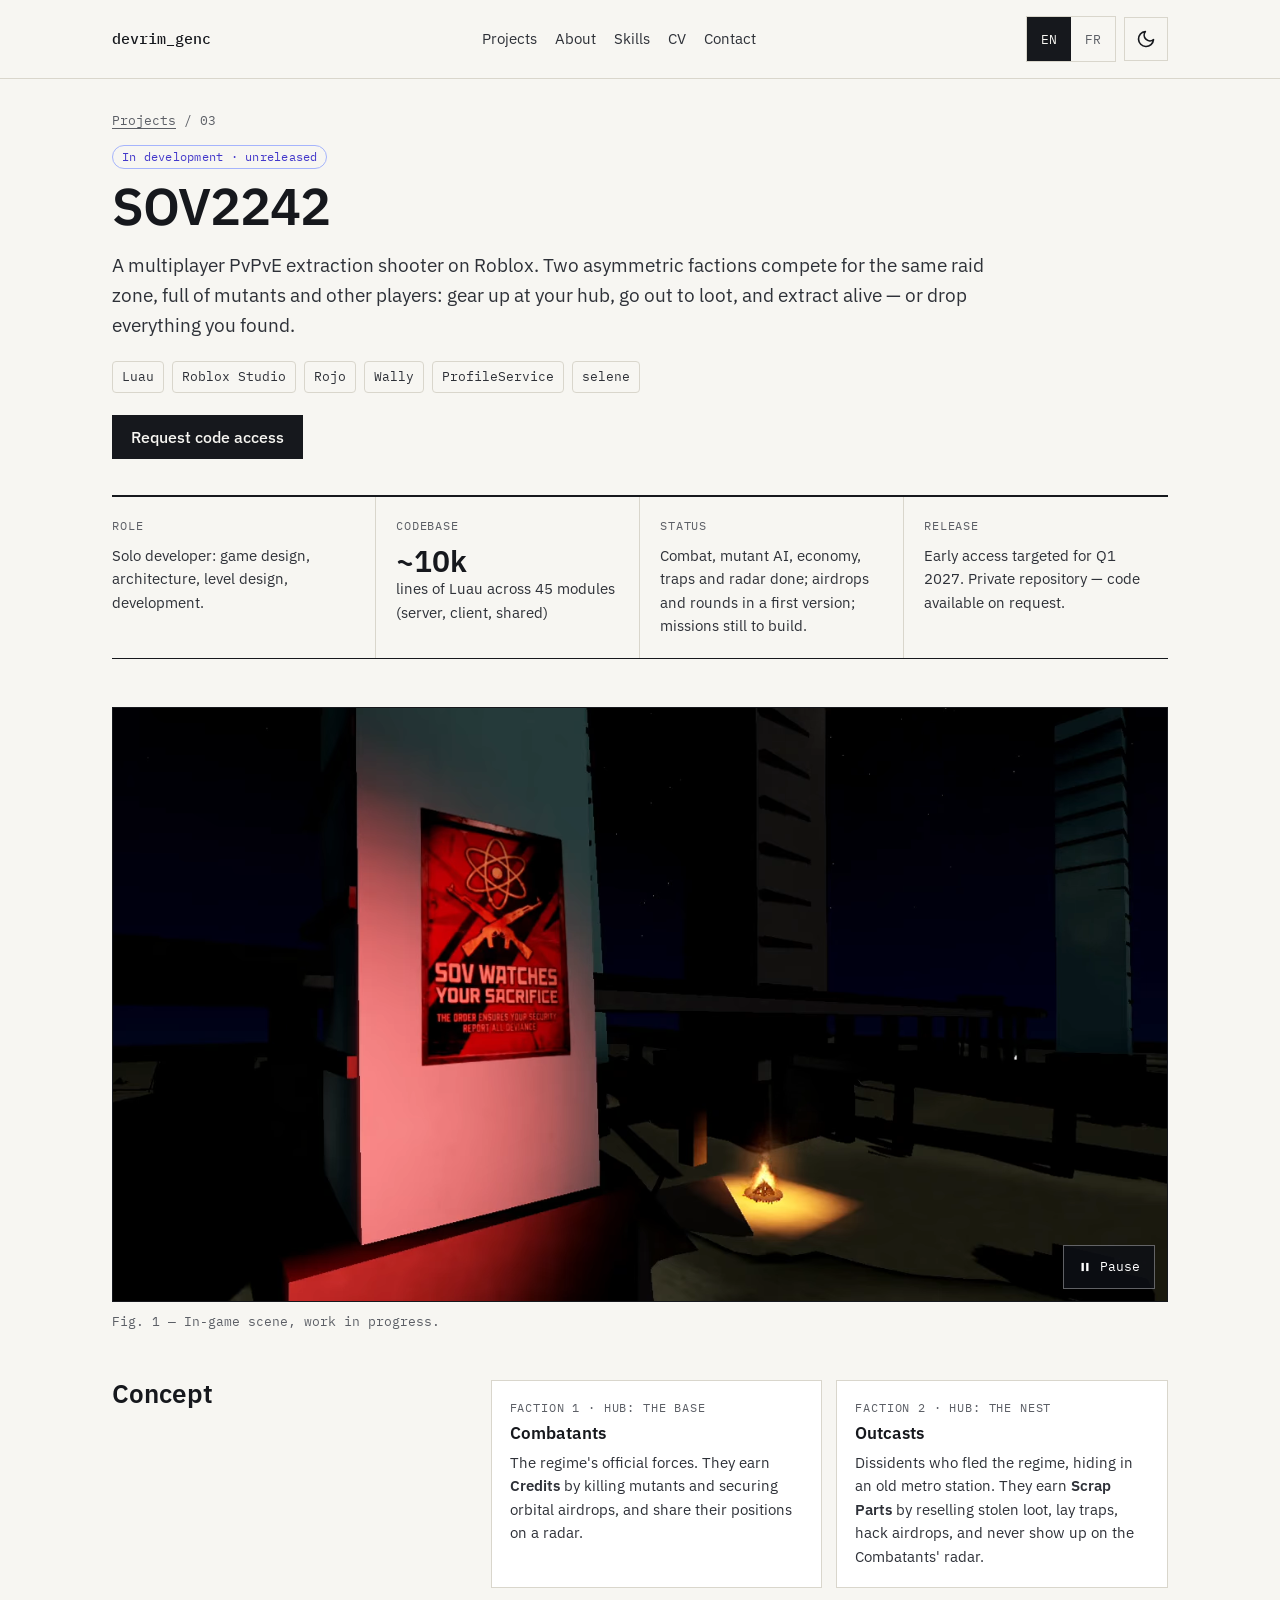
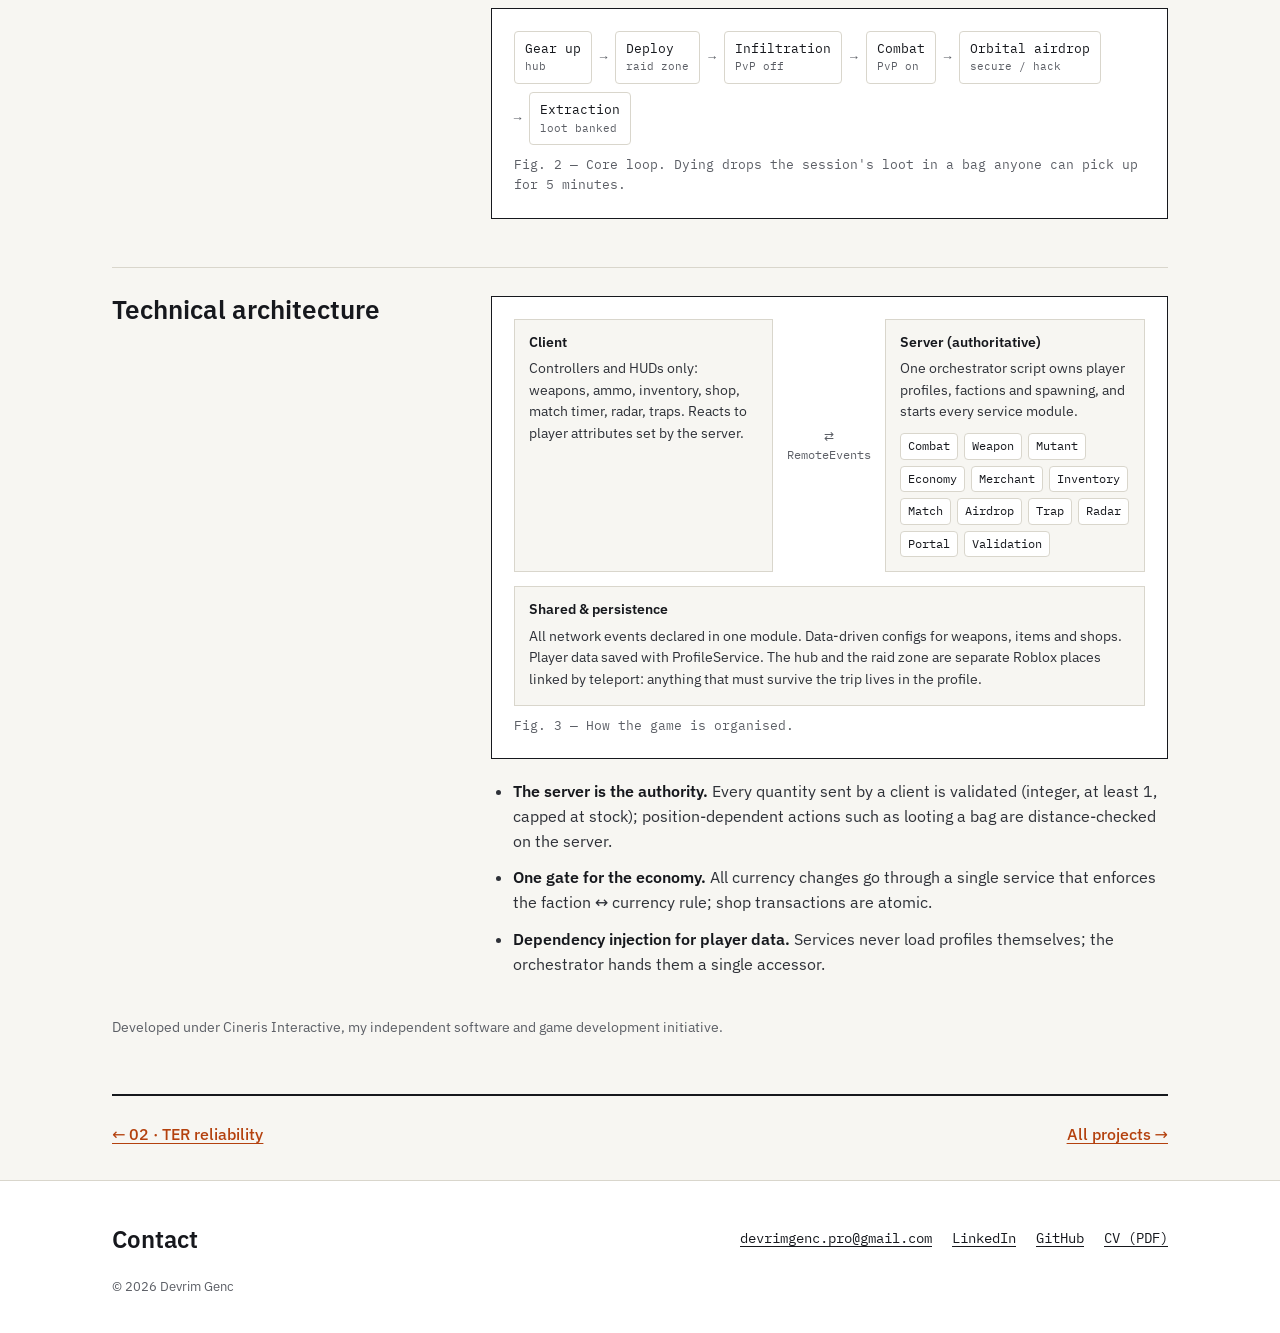
<file: projects/sov2242.html>
<!doctype html>
<html lang="en" data-theme="light" data-title-en="SOV2242 — Devrim Genc" data-title-fr="SOV2242 — Devrim Genc">
<head>
<meta charset="utf-8">
<meta name="viewport" content="width=device-width, initial-scale=1">
<title>SOV2242 — Devrim Genc</title>
<meta name="description" data-i18n="content" data-content-en="SOV2242, a multiplayer PvPvE extraction shooter on Roblox in development: asymmetric factions, separate economies and a server-authoritative architecture in Luau." data-content-fr="SOV2242, jeu de tir d'extraction PvPvE multijoueur sur Roblox en développement&nbsp;: factions asymétriques, économies séparées et architecture à serveur autoritaire en Luau." content="SOV2242, a multiplayer PvPvE extraction shooter on Roblox in development: asymmetric factions, separate economies and a server-authoritative architecture in Luau.">
<meta name="theme-color" content="#F7F6F2">
<meta property="og:type" content="website">
<meta property="og:site_name" content="Devrim Genc">
<meta property="og:title" content="SOV2242 — Devrim Genc">
<meta property="og:description" content="Multiplayer PvPvE extraction game on Roblox in development: asymmetric factions and a server-authoritative architecture.">
<meta property="og:url" content="https://devgnc.github.io/projects/sov2242.html">
<meta property="og:image" content="https://devgnc.github.io/assets/img/og.jpg">
<meta property="og:image:width" content="1200">
<meta property="og:image:height" content="630">
<meta property="og:image:alt" content="Devrim Genc — data portfolio">
<meta name="twitter:card" content="summary_large_image">
<link rel="canonical" href="https://devgnc.github.io/projects/sov2242.html">
<link rel="icon" href="../assets/img/favicon.svg" type="image/svg+xml">
<link rel="preload" href="../assets/fonts/ibm-plex-sans-latin-400-normal.woff2" as="font" type="font/woff2" crossorigin>
<script>
  (function () {
    var d = document.documentElement, s = null;
    try { s = window.localStorage; } catch (e) {}
    var l = s && s.getItem("lang");
    if (l === "fr" || l === "en") d.lang = l;
    var t = s && s.getItem("theme");
    if (t !== "light" && t !== "dark") t = window.matchMedia && window.matchMedia("(prefers-color-scheme: dark)").matches ? "dark" : "light";
    d.setAttribute("data-theme", t);
  })();
</script>
<link rel="stylesheet" href="../assets/css/style.css">
</head>
<body>
<a class="skip-link" href="#main"><span data-lang="en">Skip to content</span><span data-lang="fr">Aller au contenu</span></a>

<header class="site-header">
  <div class="wrap">
    <a class="brand" href="../">devrim_genc</a>
    <nav aria-label="Main" data-i18n="aria-label" data-aria-label-en="Main" data-aria-label-fr="Principale">
      <ul class="nav-links">
        <li><a href="../#projects"><span data-lang="en">Projects</span><span data-lang="fr">Projets</span></a></li>
        <li><a href="../#about"><span data-lang="en">About</span><span data-lang="fr">Parcours</span></a></li>
        <li><a href="../#skills"><span data-lang="en">Skills</span><span data-lang="fr">Compétences</span></a></li>
        <li><a href="../assets/cv/devrim-genc-cv.pdf">CV</a></li>
        <li><a href="#contact">Contact</a></li>
      </ul>
    </nav>
    <div class="controls">
      <div class="lang-switch" role="group" aria-label="Language / Langue">
        <button type="button" data-set-lang="en" aria-pressed="true" lang="en">EN</button>
        <button type="button" data-set-lang="fr" aria-pressed="false" lang="fr">FR</button>
      </div>
      <button type="button" class="theme-btn" data-theme-toggle aria-label="Switch to dark theme">
        <svg class="icon-moon" viewBox="0 0 24 24" fill="none" stroke="currentColor" stroke-width="2" stroke-linecap="round" stroke-linejoin="round" aria-hidden="true"><path d="M21 12.8A9 9 0 1 1 11.2 3a7 7 0 0 0 9.8 9.8z"/></svg>
        <svg class="icon-sun" viewBox="0 0 24 24" fill="none" stroke="currentColor" stroke-width="2" stroke-linecap="round" stroke-linejoin="round" aria-hidden="true"><circle cx="12" cy="12" r="4"/><path d="M12 2v2M12 20v2M4.9 4.9l1.4 1.4M17.7 17.7l1.4 1.4M2 12h2M20 12h2M4.9 19.1l1.4-1.4M17.7 6.3l1.4-1.4"/></svg>
      </button>
    </div>
  </div>
</header>

<main id="main">
  <div class="wrap">
    <p class="crumbs"><a href="../#projects"><span data-lang="en">Projects</span><span data-lang="fr">Projets</span></a> / 03</p>
    <p class="kicker" style="margin-top:14px"><span class="badge badge--dev"><span data-lang="en">In development · unreleased</span><span data-lang="fr">En développement · non publié</span></span></p>
    <h1 class="page-title" style="margin-top:4px">SOV2242</h1>
    <p class="page-lead" data-lang="en">A multiplayer PvPvE extraction shooter on Roblox. Two asymmetric factions compete for the same raid zone, full of mutants and other players: gear up at your hub, go out to loot, and extract alive — or drop everything you found.</p>
    <p class="page-lead" data-lang="fr">Un jeu de tir d'extraction PvPvE multijoueur sur Roblox. Deux factions asymétriques se disputent la même zone de raid, peuplée de mutants et d'autres joueurs&nbsp;: on s'équipe à son hub, on part piller, et on doit s'extraire vivant — sinon on perd tout ce qu'on a trouvé.</p>

    <div class="page-links">
      <ul class="tags" aria-label="Stack"><li>Luau</li><li>Roblox Studio</li><li>Rojo</li><li>Wally</li><li>ProfileService</li><li>selene</li></ul>
    </div>
    <div class="page-links">
      <a class="btn btn--primary" href="mailto:devrimgenc.pro@gmail.com?subject=SOV2242%20%E2%80%94%20code%20access"><span data-lang="en">Request code access</span><span data-lang="fr">Demander l'accès au code</span></a>
    </div>

    <section class="summary" aria-label="Summary" data-i18n="aria-label" data-aria-label-en="Summary" data-aria-label-fr="En bref">
      <div><span class="label"><span data-lang="en">Role</span><span data-lang="fr">Rôle</span></span><p class="sub" data-lang="en">Solo developer: game design, architecture, level design, development.</p><p class="sub" data-lang="fr">Seul sur le projet&nbsp;: game design, architecture, level design, développement.</p></div>
      <div><span class="label"><span data-lang="en">Codebase</span><span data-lang="fr">Code</span></span><span class="big big--plain">~10k</span><p class="sub" data-lang="en">lines of Luau across 45 modules (server, client, shared)</p><p class="sub" data-lang="fr">lignes de Luau réparties en 45 modules (serveur, client, partagé)</p></div>
      <div><span class="label"><span data-lang="en">Status</span><span data-lang="fr">État</span></span><p class="sub" data-lang="en">Combat, mutant AI, economy, traps and radar done; airdrops and rounds in a first version; missions still to build.</p><p class="sub" data-lang="fr">Combat, IA des mutants, économie, pièges et radar terminés&nbsp;; largages et manches en première version&nbsp;; missions à construire.</p></div>
      <div><span class="label"><span data-lang="en">Release</span><span data-lang="fr">Sortie</span></span><p class="sub" data-lang="en">Early access targeted for Q1 2027. Private repository — code available on request.</p><p class="sub" data-lang="fr">Accès anticipé visé au 1er trimestre 2027. Dépôt privé — code disponible sur demande.</p></div>
    </section>

    <figure class="block">
      <div class="media frame">
        <video autoplay muted loop playsinline preload="metadata" poster="../assets/img/sov2242-poster.webp" data-i18n="aria-label" aria-label="SOV2242 in-game scene at night: a propaganda poster reading “Sov watches your sacrifice” next to a campfire" data-aria-label-en="SOV2242 in-game scene at night: a propaganda poster reading “Sov watches your sacrifice” next to a campfire" data-aria-label-fr="Scène de SOV2242 de nuit&nbsp;: une affiche de propagande « Sov watches your sacrifice » à côté d'un feu de camp">
          <source src="../assets/video/sov2242-campfire.webm" type="video/webm">
          <source src="../assets/video/sov2242-campfire.mp4" type="video/mp4">
        </video>
        <button type="button" class="media-toggle" aria-pressed="false">
          <svg class="icon-pause" viewBox="0 0 24 24" fill="currentColor" aria-hidden="true"><rect x="6" y="5" width="4" height="14"/><rect x="14" y="5" width="4" height="14"/></svg>
          <svg class="icon-play" viewBox="0 0 24 24" fill="currentColor" aria-hidden="true"><path d="M7 5v14l12-7z"/></svg>
          <span class="t-pause"><span data-lang="en">Pause</span><span data-lang="fr">Pause</span></span>
          <span class="t-play"><span data-lang="en">Play</span><span data-lang="fr">Lecture</span></span>
        </button>
      </div>
      <figcaption><span data-lang="en">Fig. 1 — In-game scene, work in progress.</span><span data-lang="fr">Fig. 1 — Scène du jeu, en cours de développement.</span></figcaption>
    </figure>

    <section class="block split" aria-labelledby="concept-h">
      <h2 id="concept-h">Concept</h2>
      <div>
        <div class="cards">
          <div class="card"><span class="label"><span data-lang="en">Faction 1 · hub: the Base</span><span data-lang="fr">Faction 1 · hub&nbsp;: la Base</span></span><h3><span data-lang="en">Combatants</span><span data-lang="fr">Combattants</span></h3><p data-lang="en">The regime's official forces. They earn <strong>Credits</strong> by killing mutants and securing orbital airdrops, and share their positions on a radar.</p><p data-lang="fr">Les forces officielles du régime. Ils gagnent des <strong>Crédits</strong> en tuant des mutants et en sécurisant les largages orbitaux, et partagent leurs positions sur un radar.</p></div>
          <div class="card"><span class="label"><span data-lang="en">Faction 2 · hub: the Nest</span><span data-lang="fr">Faction 2 · hub&nbsp;: le Nid</span></span><h3><span data-lang="en">Outcasts</span><span data-lang="fr">Fuyards</span></h3><p data-lang="en">Dissidents who fled the regime, hiding in an old metro station. They earn <strong>Scrap Parts</strong> by reselling stolen loot, lay traps, hack airdrops, and never show up on the Combatants' radar.</p><p data-lang="fr">Des dissidents qui ont fui le régime, cachés dans une ancienne station de métro. Ils gagnent des <strong>Pièces de Récup'</strong> en revendant le butin volé, posent des pièges, piratent les largages et n'apparaissent jamais sur le radar des Combattants.</p></div>
        </div>

        <figure class="diagram-box" style="margin-top:20px">
          <ol class="flow" aria-label="Core loop" data-i18n="aria-label" data-aria-label-en="Core loop" data-aria-label-fr="Boucle de jeu">
            <li><span class="node"><span data-lang="en">Gear up</span><span data-lang="fr">Équipement</span> <small>hub</small></span></li>
            <li><span class="node"><span data-lang="en">Deploy</span><span data-lang="fr">Déploiement</span> <small><span data-lang="en">raid zone</span><span data-lang="fr">zone de raid</span></small></span></li>
            <li><span class="node">Infiltration <small><span data-lang="en">PvP off</span><span data-lang="fr">PvP désactivé</span></small></span></li>
            <li><span class="node"><span data-lang="en">Combat</span><span data-lang="fr">Combat</span> <small><span data-lang="en">PvP on</span><span data-lang="fr">PvP activé</span></small></span></li>
            <li><span class="node"><span data-lang="en">Orbital airdrop</span><span data-lang="fr">Largage orbital</span> <small><span data-lang="en">secure / hack</span><span data-lang="fr">sécuriser / pirater</span></small></span></li>
            <li><span class="node">Extraction <small><span data-lang="en">loot banked</span><span data-lang="fr">butin encaissé</span></small></span></li>
          </ol>
          <figcaption><span data-lang="en">Fig. 2 — Core loop. Dying drops the session's loot in a bag anyone can pick up for 5 minutes.</span><span data-lang="fr">Fig. 2 — Boucle de jeu. Mourir fait tomber le butin de la session dans un sac que n'importe qui peut ramasser pendant 5 minutes.</span></figcaption>
        </figure>
      </div>
    </section>

    <section class="block block-rule split" aria-labelledby="arch-h">
      <h2 id="arch-h"><span data-lang="en">Technical architecture</span><span data-lang="fr">Architecture technique</span></h2>
      <div>
        <figure class="diagram-box">
          <div class="arch">
            <div class="arch-layer">
              <h3><span data-lang="en">Client</span><span data-lang="fr">Client</span></h3>
              <p data-lang="en">Controllers and HUDs only: weapons, ammo, inventory, shop, match timer, radar, traps. Reacts to player attributes set by the server.</p>
              <p data-lang="fr">Uniquement contrôleurs et interfaces&nbsp;: armes, munitions, inventaire, boutique, minuteur de manche, radar, pièges. Réagit aux attributs posés par le serveur.</p>
            </div>
            <div class="arch-link" aria-hidden="true">⇄<br>RemoteEvents</div>
            <div class="arch-layer">
              <h3><span data-lang="en">Server (authoritative)</span><span data-lang="fr">Serveur (autoritaire)</span></h3>
              <p data-lang="en">One orchestrator script owns player profiles, factions and spawning, and starts every service module.</p>
              <p data-lang="fr">Un script orchestrateur gère les profils joueurs, les factions et l'apparition, et lance chaque module de service.</p>
              <ul class="arch-modules" aria-label="Services"><li>Combat</li><li>Weapon</li><li>Mutant</li><li>Economy</li><li>Merchant</li><li>Inventory</li><li>Match</li><li>Airdrop</li><li>Trap</li><li>Radar</li><li>Portal</li><li>Validation</li></ul>
            </div>
            <div class="arch-layer arch-wide">
              <h3><span data-lang="en">Shared &amp; persistence</span><span data-lang="fr">Partagé et persistance</span></h3>
              <p data-lang="en">All network events declared in one module. Data-driven configs for weapons, items and shops. Player data saved with ProfileService. The hub and the raid zone are separate Roblox places linked by teleport: anything that must survive the trip lives in the profile.</p>
              <p data-lang="fr">Tous les événements réseau déclarés dans un seul module. Configurations pilotées par les données pour les armes, objets et boutiques. Données joueur sauvegardées avec ProfileService. Le hub et la zone de raid sont deux places Roblox distinctes reliées par téléportation&nbsp;: tout ce qui doit survivre au trajet vit dans le profil.</p>
            </div>
          </div>
          <figcaption><span data-lang="en">Fig. 3 — How the game is organised.</span><span data-lang="fr">Fig. 3 — Organisation du jeu.</span></figcaption>
        </figure>

        <ul class="list" style="margin-top:20px">
          <li data-lang="en"><strong>The server is the authority.</strong> Every quantity sent by a client is validated (integer, at least 1, capped at stock); position-dependent actions such as looting a bag are distance-checked on the server.</li>
          <li data-lang="fr"><strong>Le serveur fait autorité.</strong> Chaque quantité envoyée par un client est validée (entier, au moins 1, plafonné au stock)&nbsp;; les actions qui dépendent de la position, comme piller un sac, sont vérifiées en distance côté serveur.</li>
          <li data-lang="en"><strong>One gate for the economy.</strong> All currency changes go through a single service that enforces the faction ↔ currency rule; shop transactions are atomic.</li>
          <li data-lang="fr"><strong>Un seul point d'entrée pour l'économie.</strong> Toute variation de monnaie passe par un service unique qui impose la règle faction ↔ monnaie&nbsp;; les transactions de boutique sont atomiques.</li>
          <li data-lang="en"><strong>Dependency injection for player data.</strong> Services never load profiles themselves; the orchestrator hands them a single accessor.</li>
          <li data-lang="fr"><strong>Injection de dépendances pour les données joueur.</strong> Les services ne chargent jamais les profils eux-mêmes&nbsp;; l'orchestrateur leur fournit un accès unique.</li>
        </ul>
      </div>
    </section>

    <p style="margin-top:40px;color:var(--muted);font-size:.875rem" data-lang="en">Developed under Cineris Interactive, my independent software and game development initiative.</p>
    <p style="margin-top:40px;color:var(--muted);font-size:.875rem" data-lang="fr">Développé sous Cineris Interactive, ma structure indépendante de développement logiciel et de jeux.</p>

    <nav class="next-nav" aria-label="Project navigation" data-i18n="aria-label" data-aria-label-en="Project navigation" data-aria-label-fr="Navigation entre projets">
      <a href="ter-reliability.html"><span data-lang="en">← 02 · TER reliability</span><span data-lang="fr">← 02 · Fiabilité des TER</span></a>
      <a href="../#projects"><span data-lang="en">All projects →</span><span data-lang="fr">Tous les projets →</span></a>
    </nav>
  </div>
</main>

<footer class="site-footer" id="contact">
  <div class="wrap">
    <h2>Contact</h2>
    <ul class="contact-links">
      <li><a href="mailto:devrimgenc.pro@gmail.com">devrimgenc.pro@gmail.com</a></li>
      <li><a href="https://www.linkedin.com/in/devrimgenc/">LinkedIn</a></li>
      <li><a href="https://github.com/devGnc">GitHub</a></li>
      <li><a href="../assets/cv/devrim-genc-cv.pdf">CV (PDF)</a></li>
    </ul>
    <p class="fine">© 2026 Devrim Genc</p>
  </div>
</footer>

<script src="../assets/js/main.js" defer></script>
</body>
</html>
</file>
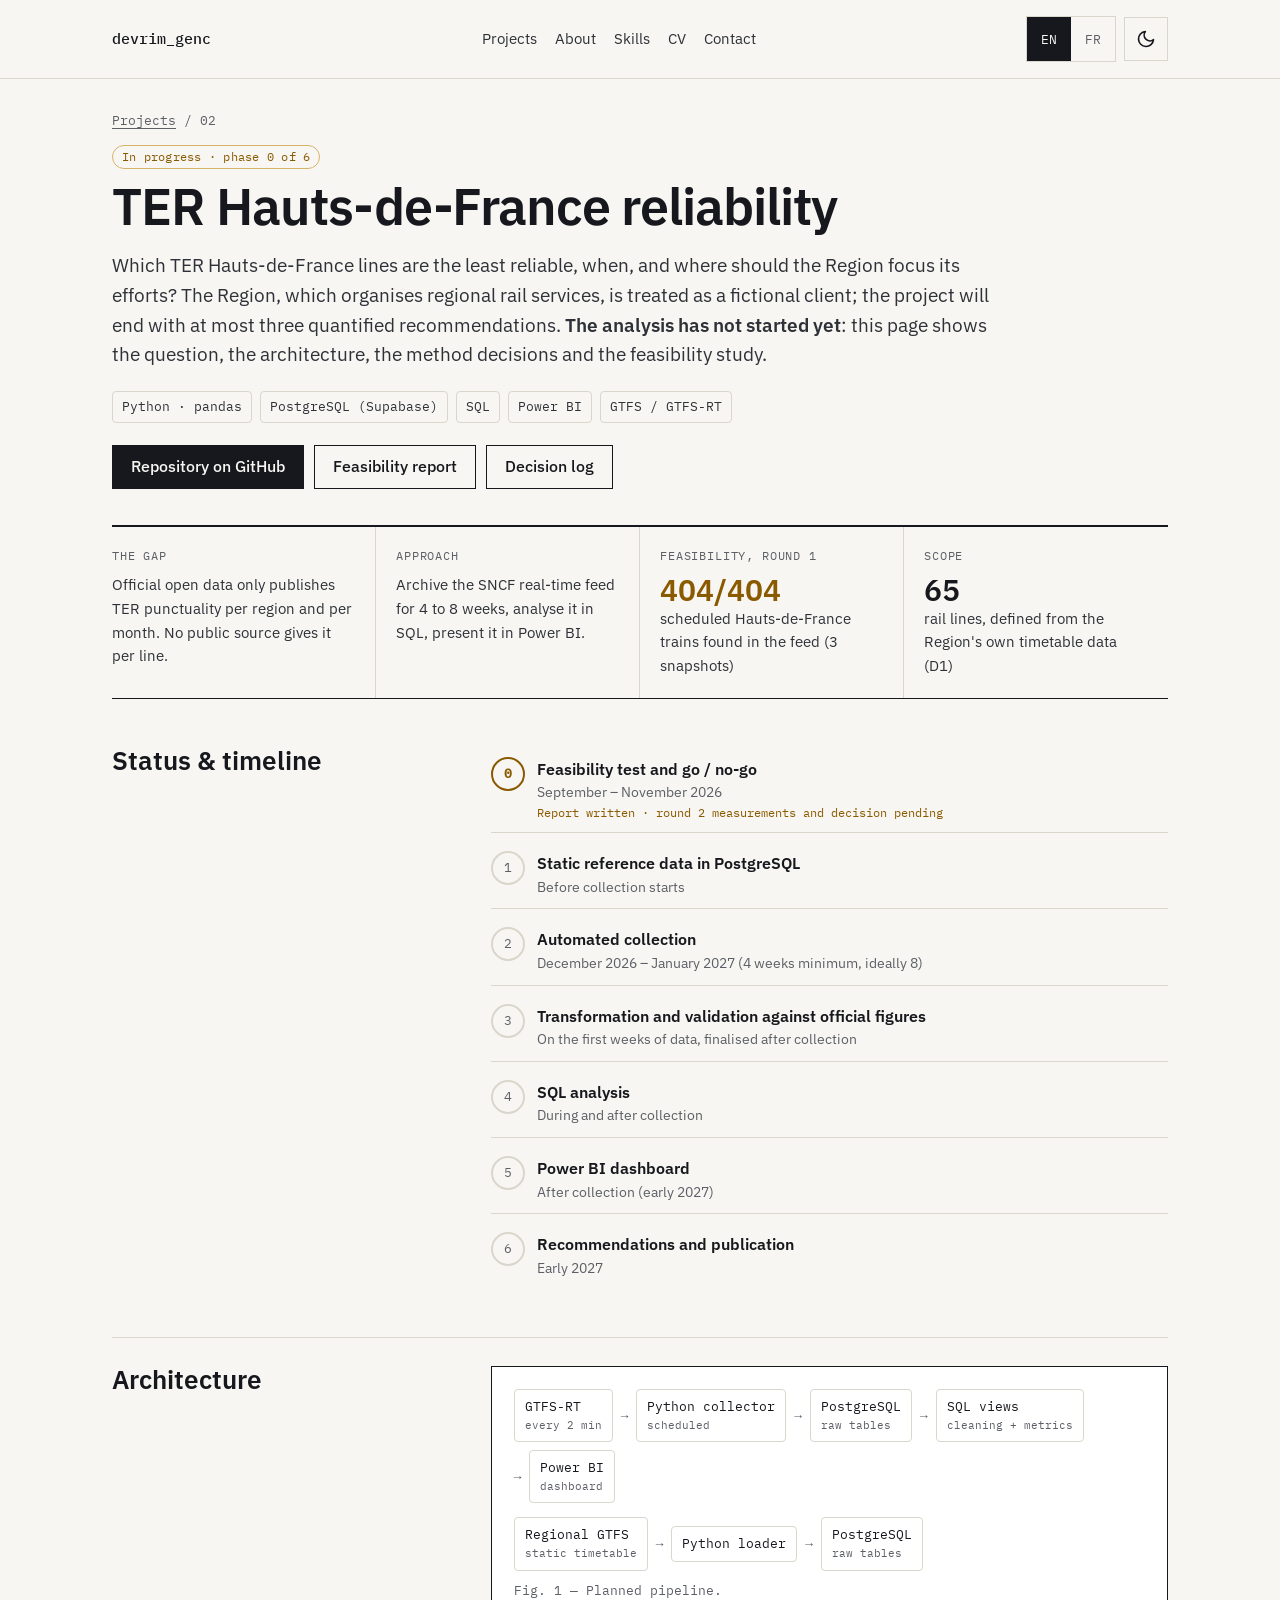
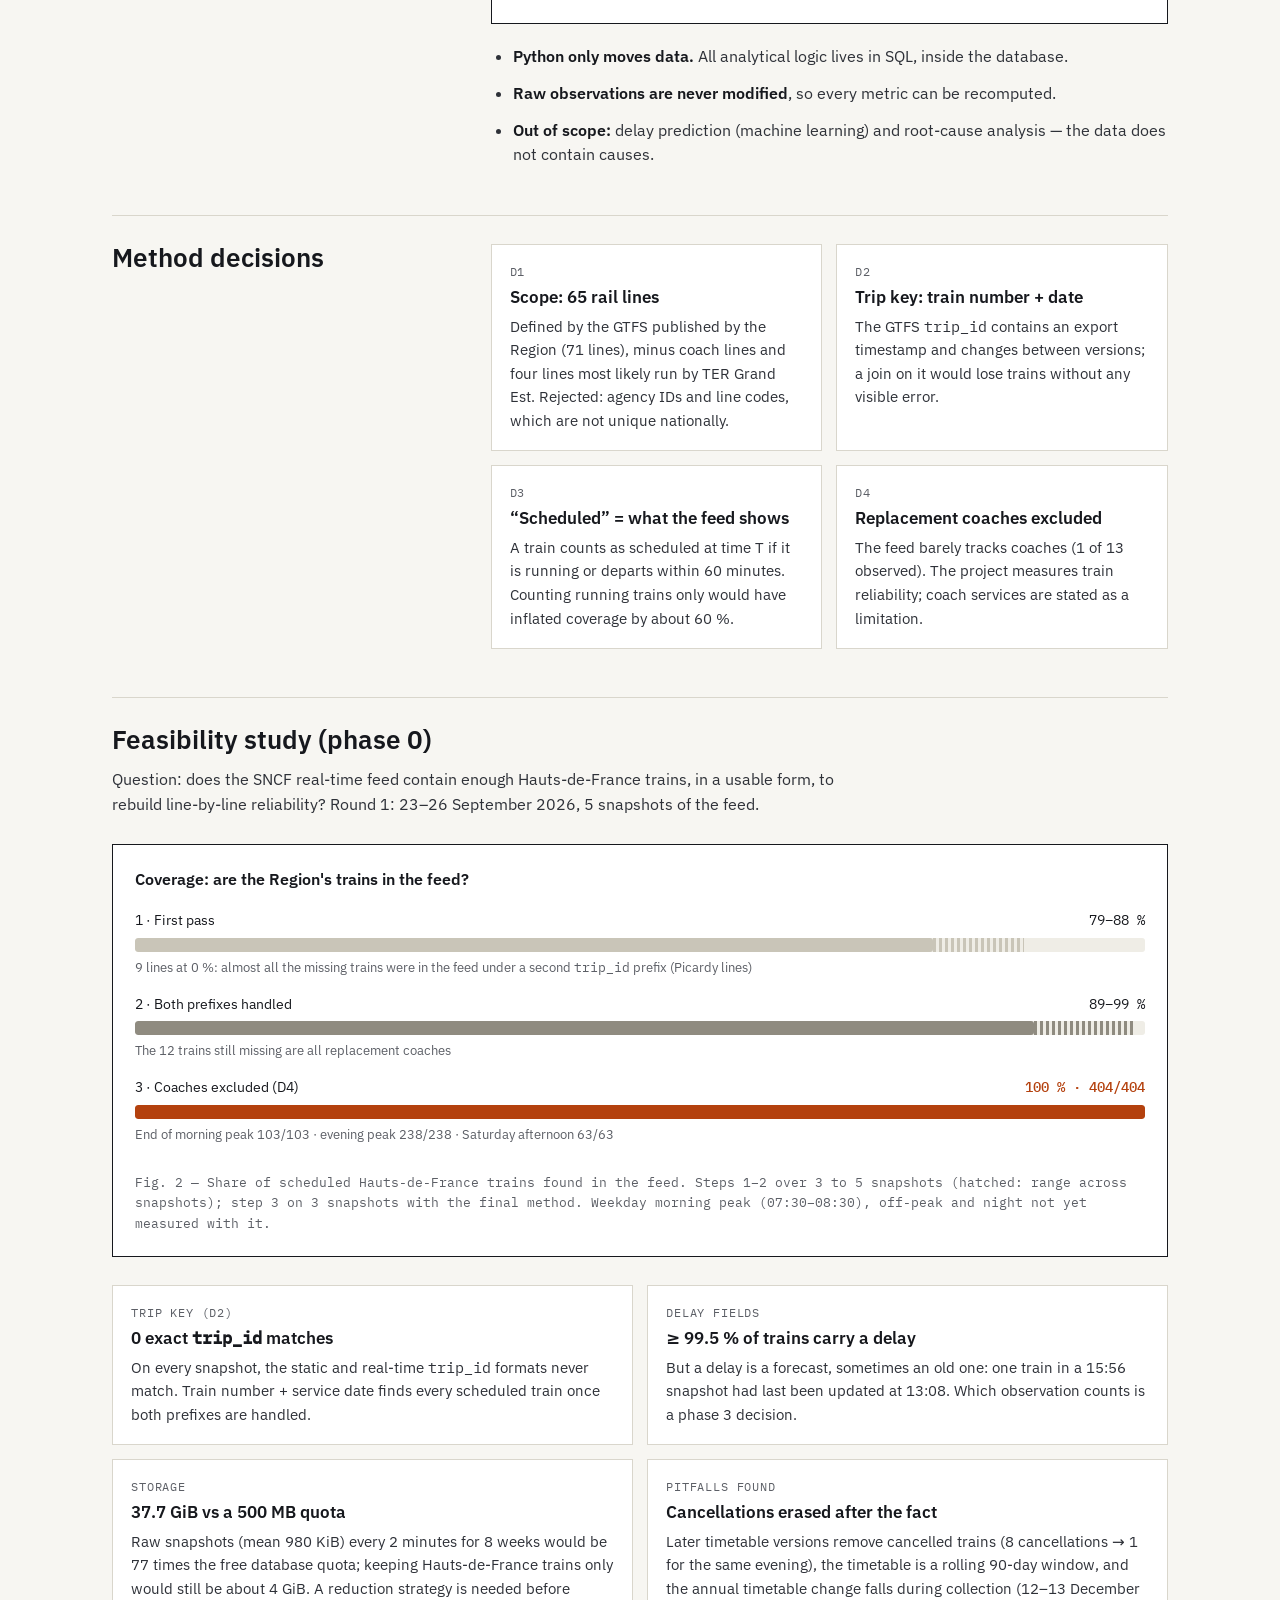
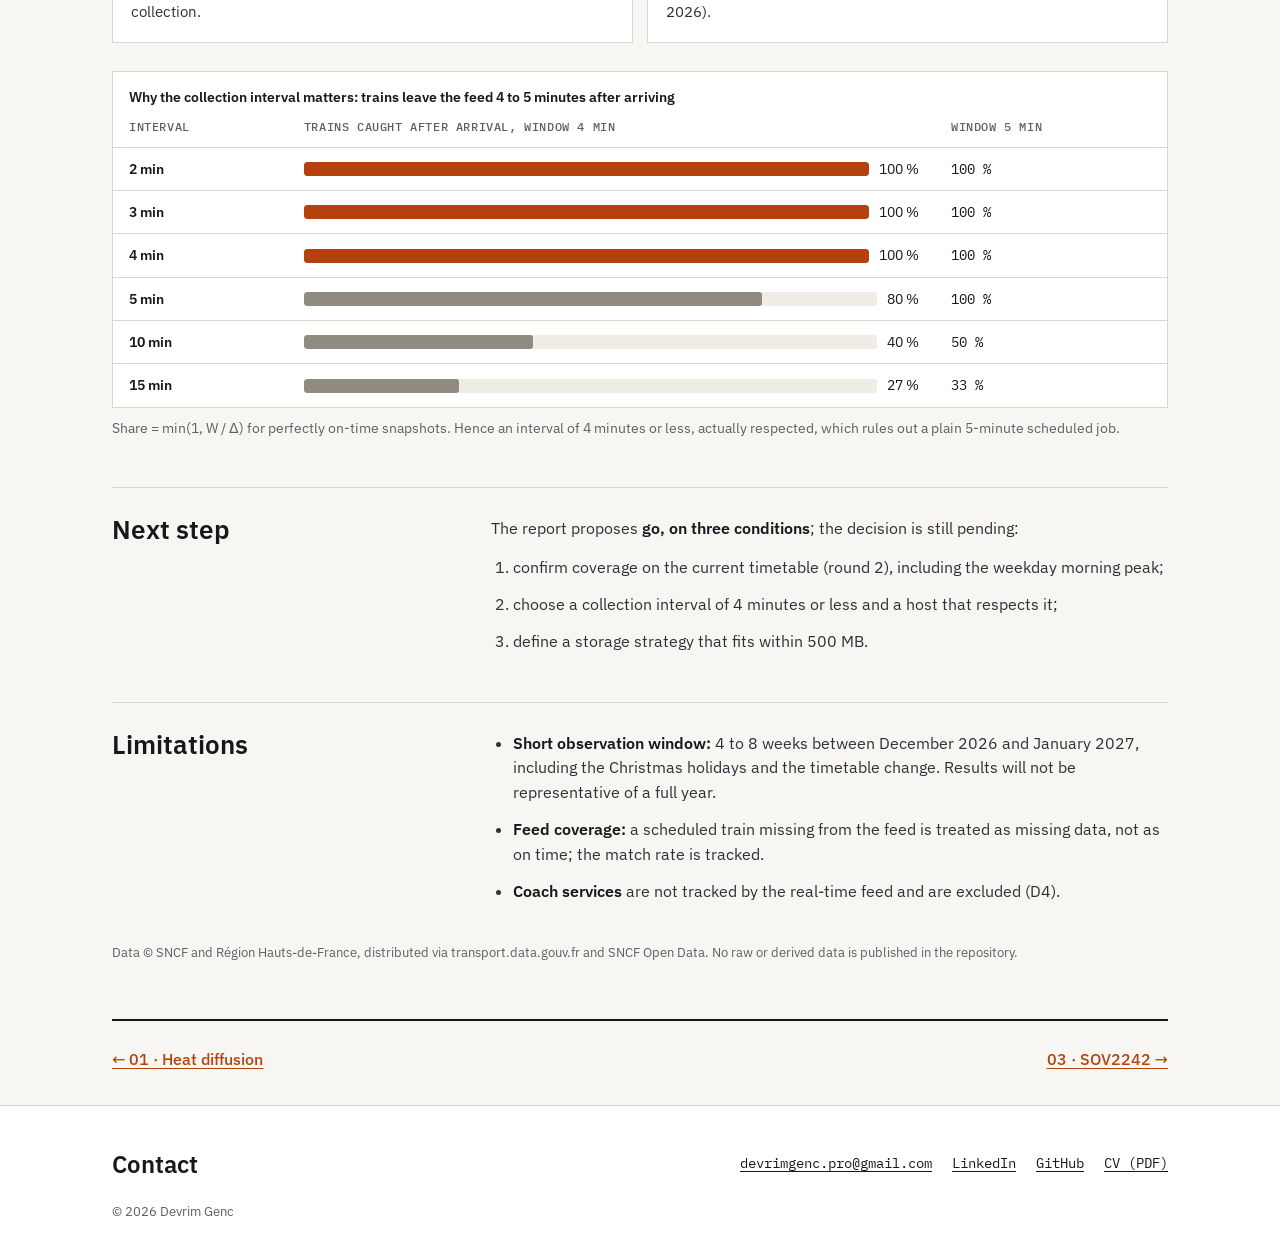
<file: projects/ter-reliability.html>
<!doctype html>
<html lang="en" data-theme="light" data-title-en="TER Hauts-de-France reliability — Devrim Genc" data-title-fr="Fiabilité des TER Hauts-de-France — Devrim Genc">
<head>
<meta charset="utf-8">
<meta name="viewport" content="width=device-width, initial-scale=1">
<title>TER Hauts-de-France reliability — Devrim Genc</title>
<meta name="description" data-i18n="content" data-content-en="Work in progress: rebuilding line-by-line reliability of TER Hauts-de-France trains from archived SNCF real-time data (Python, PostgreSQL, SQL, Power BI). Feasibility study and method decisions." data-content-fr="Projet en cours&nbsp;: reconstruire la fiabilité ligne par ligne des TER Hauts-de-France à partir du flux temps réel SNCF archivé (Python, PostgreSQL, SQL, Power BI). Étude de faisabilité et décisions de méthode." content="Work in progress: rebuilding line-by-line reliability of TER Hauts-de-France trains from archived SNCF real-time data (Python, PostgreSQL, SQL, Power BI). Feasibility study and method decisions.">
<meta name="theme-color" content="#F7F6F2">
<meta property="og:type" content="website">
<meta property="og:site_name" content="Devrim Genc">
<meta property="og:title" content="TER Hauts-de-France reliability — Devrim Genc">
<meta property="og:description" content="Work in progress: rebuilding line-by-line reliability of regional trains from archived SNCF real-time data.">
<meta property="og:url" content="https://devgnc.github.io/projects/ter-reliability.html">
<meta property="og:image" content="https://devgnc.github.io/assets/img/og.jpg">
<meta property="og:image:width" content="1200">
<meta property="og:image:height" content="630">
<meta property="og:image:alt" content="Devrim Genc — data portfolio">
<meta name="twitter:card" content="summary_large_image">
<link rel="canonical" href="https://devgnc.github.io/projects/ter-reliability.html">
<link rel="icon" href="../assets/img/favicon.svg" type="image/svg+xml">
<link rel="preload" href="../assets/fonts/ibm-plex-sans-latin-400-normal.woff2" as="font" type="font/woff2" crossorigin>
<script>
  (function () {
    var d = document.documentElement, s = null;
    try { s = window.localStorage; } catch (e) {}
    var l = s && s.getItem("lang");
    if (l === "fr" || l === "en") d.lang = l;
    var t = s && s.getItem("theme");
    if (t !== "light" && t !== "dark") t = window.matchMedia && window.matchMedia("(prefers-color-scheme: dark)").matches ? "dark" : "light";
    d.setAttribute("data-theme", t);
  })();
</script>
<link rel="stylesheet" href="../assets/css/style.css">
</head>
<body>
<a class="skip-link" href="#main"><span data-lang="en">Skip to content</span><span data-lang="fr">Aller au contenu</span></a>

<header class="site-header">
  <div class="wrap">
    <a class="brand" href="../">devrim_genc</a>
    <nav aria-label="Main" data-i18n="aria-label" data-aria-label-en="Main" data-aria-label-fr="Principale">
      <ul class="nav-links">
        <li><a href="../#projects"><span data-lang="en">Projects</span><span data-lang="fr">Projets</span></a></li>
        <li><a href="../#about"><span data-lang="en">About</span><span data-lang="fr">Parcours</span></a></li>
        <li><a href="../#skills"><span data-lang="en">Skills</span><span data-lang="fr">Compétences</span></a></li>
        <li><a href="../assets/cv/devrim-genc-cv.pdf">CV</a></li>
        <li><a href="#contact">Contact</a></li>
      </ul>
    </nav>
    <div class="controls">
      <div class="lang-switch" role="group" aria-label="Language / Langue">
        <button type="button" data-set-lang="en" aria-pressed="true" lang="en">EN</button>
        <button type="button" data-set-lang="fr" aria-pressed="false" lang="fr">FR</button>
      </div>
      <button type="button" class="theme-btn" data-theme-toggle aria-label="Switch to dark theme">
        <svg class="icon-moon" viewBox="0 0 24 24" fill="none" stroke="currentColor" stroke-width="2" stroke-linecap="round" stroke-linejoin="round" aria-hidden="true"><path d="M21 12.8A9 9 0 1 1 11.2 3a7 7 0 0 0 9.8 9.8z"/></svg>
        <svg class="icon-sun" viewBox="0 0 24 24" fill="none" stroke="currentColor" stroke-width="2" stroke-linecap="round" stroke-linejoin="round" aria-hidden="true"><circle cx="12" cy="12" r="4"/><path d="M12 2v2M12 20v2M4.9 4.9l1.4 1.4M17.7 17.7l1.4 1.4M2 12h2M20 12h2M4.9 19.1l1.4-1.4M17.7 6.3l1.4-1.4"/></svg>
      </button>
    </div>
  </div>
</header>

<main id="main">
  <div class="wrap">
    <p class="crumbs"><a href="../#projects"><span data-lang="en">Projects</span><span data-lang="fr">Projets</span></a> / 02</p>
    <p class="kicker" style="margin-top:14px"><span class="badge badge--progress"><span data-lang="en">In progress · phase 0 of 6</span><span data-lang="fr">En cours · phase 0 sur 6</span></span></p>
    <h1 class="page-title" style="margin-top:4px"><span data-lang="en">TER Hauts-de-France reliability</span><span data-lang="fr">Fiabilité des TER Hauts-de-France</span></h1>
    <p class="page-lead" data-lang="en">Which TER Hauts-de-France lines are the least reliable, when, and where should the Region focus its efforts? The Region, which organises regional rail services, is treated as a fictional client; the project will end with at most three quantified recommendations. <strong>The analysis has not started yet</strong>: this page shows the question, the architecture, the method decisions and the feasibility study.</p>
    <p class="page-lead" data-lang="fr">Quelles lignes TER Hauts-de-France sont les moins fiables, à quels moments, et où la Région devrait-elle concentrer ses efforts&nbsp;? La Région, autorité organisatrice des TER, est traitée comme un client fictif&nbsp;; le projet se conclura par trois recommandations chiffrées au maximum. <strong>L'analyse n'a pas encore commencé</strong>&nbsp;: cette page présente la question, l'architecture, les décisions de méthode et l'étude de faisabilité.</p>

    <div class="page-links">
      <ul class="tags" aria-label="Stack"><li>Python · pandas</li><li>PostgreSQL (Supabase)</li><li>SQL</li><li>Power BI</li><li>GTFS / GTFS-RT</li></ul>
    </div>
    <div class="page-links">
      <a class="btn btn--primary" href="https://github.com/devGnc/ter-hauts-de-france-reliability"><span data-lang="en">Repository on GitHub</span><span data-lang="fr">Dépôt sur GitHub</span></a>
      <a class="btn btn--ghost" href="https://github.com/devGnc/ter-hauts-de-france-reliability/blob/main/docs/phase0_feasibility.md"><span data-lang="en">Feasibility report</span><span data-lang="fr">Rapport de faisabilité (en anglais)</span></a>
      <a class="btn btn--ghost" href="https://github.com/devGnc/ter-hauts-de-france-reliability/blob/main/DECISIONS.md"><span data-lang="en">Decision log</span><span data-lang="fr">Journal des décisions (en anglais)</span></a>
    </div>

    <section class="summary" aria-label="Summary" data-i18n="aria-label" data-aria-label-en="Summary" data-aria-label-fr="En bref">
      <div><span class="label"><span data-lang="en">The gap</span><span data-lang="fr">Le manque</span></span><p class="sub" data-lang="en">Official open data only publishes TER punctuality per region and per month. No public source gives it per line.</p><p class="sub" data-lang="fr">L'open data officiel ne publie la ponctualité des TER que par région et par mois. Aucune source publique ne la donne par ligne.</p></div>
      <div><span class="label"><span data-lang="en">Approach</span><span data-lang="fr">Approche</span></span><p class="sub" data-lang="en">Archive the SNCF real-time feed for 4 to 8 weeks, analyse it in SQL, present it in Power BI.</p><p class="sub" data-lang="fr">Archiver le flux temps réel SNCF pendant 4 à 8 semaines, l'analyser en SQL, le restituer dans Power BI.</p></div>
      <div><span class="label"><span data-lang="en">Feasibility, round 1</span><span data-lang="fr">Faisabilité, série 1</span></span><span class="big big--progress">404/404</span><p class="sub" data-lang="en">scheduled Hauts-de-France trains found in the feed (3 snapshots)</p><p class="sub" data-lang="fr">trains Hauts-de-France prévus retrouvés dans le flux (3 photos)</p></div>
      <div><span class="label"><span data-lang="en">Scope</span><span data-lang="fr">Périmètre</span></span><span class="big big--plain">65</span><p class="sub" data-lang="en">rail lines, defined from the Region's own timetable data (D1)</p><p class="sub" data-lang="fr">lignes ferroviaires, définies à partir des données horaires de la Région (D1)</p></div>
    </section>

    <section class="block split" aria-labelledby="status-h">
      <h2 id="status-h"><span data-lang="en">Status &amp; timeline</span><span data-lang="fr">Avancement et calendrier</span></h2>
      <ol class="phases">
        <li class="is-current"><span class="phase-dot">0</span><div><p class="phase-name"><span data-lang="en">Feasibility test and go / no-go</span><span data-lang="fr">Test de faisabilité et décision go / no-go</span></p><p class="phase-when"><span data-lang="en">September – November 2026</span><span data-lang="fr">Septembre – novembre 2026</span></p><p class="phase-state"><span data-lang="en">Report written · round 2 measurements and decision pending</span><span data-lang="fr">Rapport rédigé · série 2 de mesures et décision en attente</span></p></div></li>
        <li><span class="phase-dot">1</span><div><p class="phase-name"><span data-lang="en">Static reference data in PostgreSQL</span><span data-lang="fr">Référentiel statique dans PostgreSQL</span></p><p class="phase-when"><span data-lang="en">Before collection starts</span><span data-lang="fr">Avant le début de la collecte</span></p></div></li>
        <li><span class="phase-dot">2</span><div><p class="phase-name"><span data-lang="en">Automated collection</span><span data-lang="fr">Collecte automatisée</span></p><p class="phase-when"><span data-lang="en">December 2026 – January 2027 (4 weeks minimum, ideally 8)</span><span data-lang="fr">Décembre 2026 – janvier 2027 (4 semaines minimum, idéalement 8)</span></p></div></li>
        <li><span class="phase-dot">3</span><div><p class="phase-name"><span data-lang="en">Transformation and validation against official figures</span><span data-lang="fr">Transformation et validation face aux chiffres officiels</span></p><p class="phase-when"><span data-lang="en">On the first weeks of data, finalised after collection</span><span data-lang="fr">Sur les premières semaines de données, finalisée après la collecte</span></p></div></li>
        <li><span class="phase-dot">4</span><div><p class="phase-name"><span data-lang="en">SQL analysis</span><span data-lang="fr">Analyse SQL</span></p><p class="phase-when"><span data-lang="en">During and after collection</span><span data-lang="fr">Pendant et après la collecte</span></p></div></li>
        <li><span class="phase-dot">5</span><div><p class="phase-name"><span data-lang="en">Power BI dashboard</span><span data-lang="fr">Tableau de bord Power BI</span></p><p class="phase-when"><span data-lang="en">After collection (early 2027)</span><span data-lang="fr">Après la collecte (début 2027)</span></p></div></li>
        <li><span class="phase-dot">6</span><div><p class="phase-name"><span data-lang="en">Recommendations and publication</span><span data-lang="fr">Recommandations et publication</span></p><p class="phase-when"><span data-lang="en">Early 2027</span><span data-lang="fr">Début 2027</span></p></div></li>
      </ol>
    </section>

    <section class="block block-rule split" aria-labelledby="arch-h">
      <h2 id="arch-h">Architecture</h2>
      <div>
        <figure class="diagram-box">
          <div style="display:flex;flex-direction:column;gap:14px">
            <ol class="flow" aria-label="Real-time flow" data-i18n="aria-label" data-aria-label-en="Real-time flow" data-aria-label-fr="Flux temps réel">
              <li><span class="node">GTFS-RT <small><span data-lang="en">every 2 min</span><span data-lang="fr">toutes les 2 min</span></small></span></li>
              <li><span class="node"><span data-lang="en">Python collector</span><span data-lang="fr">Collecteur Python</span> <small><span data-lang="en">scheduled</span><span data-lang="fr">planifié</span></small></span></li>
              <li><span class="node">PostgreSQL <small><span data-lang="en">raw tables</span><span data-lang="fr">tables brutes</span></small></span></li>
              <li><span class="node"><span data-lang="en">SQL views</span><span data-lang="fr">Vues SQL</span> <small><span data-lang="en">cleaning + metrics</span><span data-lang="fr">nettoyage + indicateurs</span></small></span></li>
              <li><span class="node">Power BI <small>dashboard</small></span></li>
            </ol>
            <ol class="flow" aria-label="Reference data flow" data-i18n="aria-label" data-aria-label-en="Reference data flow" data-aria-label-fr="Flux du référentiel">
              <li><span class="node"><span data-lang="en">Regional GTFS</span><span data-lang="fr">GTFS régional</span> <small><span data-lang="en">static timetable</span><span data-lang="fr">horaires théoriques</span></small></span></li>
              <li><span class="node"><span data-lang="en">Python loader</span><span data-lang="fr">Chargeur Python</span></span></li>
              <li><span class="node">PostgreSQL <small><span data-lang="en">raw tables</span><span data-lang="fr">tables brutes</span></small></span></li>
            </ol>
          </div>
          <figcaption><span data-lang="en">Fig. 1 — Planned pipeline.</span><span data-lang="fr">Fig. 1 — Chaîne de traitement prévue.</span></figcaption>
        </figure>
        <ul class="list" style="margin-top:20px">
          <li data-lang="en"><strong>Python only moves data.</strong> All analytical logic lives in SQL, inside the database.</li>
          <li data-lang="fr"><strong>Python ne fait que déplacer les données.</strong> Toute la logique d'analyse est en SQL, dans la base.</li>
          <li data-lang="en"><strong>Raw observations are never modified</strong>, so every metric can be recomputed.</li>
          <li data-lang="fr"><strong>Les observations brutes ne sont jamais modifiées</strong>&nbsp;: chaque indicateur peut être recalculé.</li>
          <li data-lang="en"><strong>Out of scope:</strong> delay prediction (machine learning) and root-cause analysis — the data does not contain causes.</li>
          <li data-lang="fr"><strong>Hors périmètre&nbsp;:</strong> prédiction des retards (machine learning) et analyse des causes — les données ne les contiennent pas.</li>
        </ul>
      </div>
    </section>

    <section class="block block-rule split" aria-labelledby="dec-h">
      <h2 id="dec-h"><span data-lang="en">Method decisions</span><span data-lang="fr">Décisions de méthode</span></h2>
      <div class="cards">
        <div class="card"><span class="label">D1</span><h3><span data-lang="en">Scope: 65 rail lines</span><span data-lang="fr">Périmètre&nbsp;: 65 lignes</span></h3><p data-lang="en">Defined by the GTFS published by the Region (71 lines), minus coach lines and four lines most likely run by TER Grand Est. Rejected: agency IDs and line codes, which are not unique nationally.</p><p data-lang="fr">Défini par le GTFS publié par la Région (71 lignes), moins les lignes de car et quatre lignes vraisemblablement exploitées par TER Grand Est. Écartés&nbsp;: les identifiants d'agence et les codes de ligne, non uniques au niveau national.</p></div>
        <div class="card"><span class="label">D2</span><h3><span data-lang="en">Trip key: train number + date</span><span data-lang="fr">Clé de trajet&nbsp;: numéro + date</span></h3><p data-lang="en">The GTFS <code>trip_id</code> contains an export timestamp and changes between versions; a join on it would lose trains without any visible error.</p><p data-lang="fr">Le <code>trip_id</code> du GTFS contient un horodatage d'export et change d'une version à l'autre&nbsp;; une jointure dessus perdrait des trains sans erreur visible.</p></div>
        <div class="card"><span class="label">D3</span><h3><span data-lang="en">“Scheduled” = what the feed shows</span><span data-lang="fr">« Prévu » = ce que montre le flux</span></h3><p data-lang="en">A train counts as scheduled at time T if it is running or departs within 60 minutes. Counting running trains only would have inflated coverage by about 60&nbsp;%.</p><p data-lang="fr">Un train est prévu à l'instant T s'il circule ou part dans les 60 minutes. Ne compter que les trains en circulation aurait gonflé la couverture d'environ 60&nbsp;%.</p></div>
        <div class="card"><span class="label">D4</span><h3><span data-lang="en">Replacement coaches excluded</span><span data-lang="fr">Cars de remplacement exclus</span></h3><p data-lang="en">The feed barely tracks coaches (1 of 13 observed). The project measures train reliability; coach services are stated as a limitation.</p><p data-lang="fr">Le flux ne suit presque pas les cars (1 sur 13 observés). Le projet mesure la fiabilité des trains&nbsp;; les cars sont signalés comme limite.</p></div>
      </div>
    </section>

    <section class="block block-rule" aria-labelledby="p0-h">
      <h2 id="p0-h" style="font-size:1.6rem"><span data-lang="en">Feasibility study (phase 0)</span><span data-lang="fr">Étude de faisabilité (phase 0)</span></h2>
      <p class="prose" style="margin-top:12px" data-lang="en">Question: does the SNCF real-time feed contain enough Hauts-de-France trains, in a usable form, to rebuild line-by-line reliability? Round 1: 23–26 September 2026, 5 snapshots of the feed.</p>
      <p class="prose" style="margin-top:12px" data-lang="fr">Question&nbsp;: le flux temps réel SNCF contient-il assez de trains Hauts-de-France, sous une forme exploitable, pour reconstruire la fiabilité ligne par ligne&nbsp;? Série 1&nbsp;: 23–26 septembre 2026, 5 photos du flux.</p>

      <div class="stack-grid">
        <figure class="chart">
          <p class="chart-title"><span data-lang="en">Coverage: are the Region's trains in the feed?</span><span data-lang="fr">Couverture&nbsp;: les trains de la Région sont-ils dans le flux&nbsp;?</span></p>
          <ol class="chart-rows">
            <li class="chart-row">
              <div class="row-head"><span><span data-lang="en">1 · First pass</span><span data-lang="fr">1 · Premier passage</span></span><span class="row-value">79–88&nbsp;%</span></div>
              <div class="bar bar--1" aria-hidden="true"><span style="width:79%"></span><span class="range" style="left:79%;width:9%"></span></div>
              <p class="row-note"><span data-lang="en">9 lines at 0&nbsp;%: almost all the missing trains were in the feed under a second <code>trip_id</code> prefix (Picardy lines)</span><span data-lang="fr">9 lignes à 0&nbsp;%&nbsp;: presque tous les trains absents étaient dans le flux sous un second préfixe de <code>trip_id</code> (lignes picardes)</span></p>
            </li>
            <li class="chart-row">
              <div class="row-head"><span><span data-lang="en">2 · Both prefixes handled</span><span data-lang="fr">2 · Les deux préfixes pris en compte</span></span><span class="row-value">89–99&nbsp;%</span></div>
              <div class="bar bar--2" aria-hidden="true"><span style="width:89%"></span><span class="range" style="left:89%;width:10%"></span></div>
              <p class="row-note"><span data-lang="en">The 12 trains still missing are all replacement coaches</span><span data-lang="fr">Les 12 trains encore absents sont tous des cars de remplacement</span></p>
            </li>
            <li class="chart-row chart-row--final">
              <div class="row-head"><span><span data-lang="en">3 · Coaches excluded (D4)</span><span data-lang="fr">3 · Cars exclus (D4)</span></span><span class="row-value">100&nbsp;% · 404/404</span></div>
              <div class="bar bar--3" aria-hidden="true"><span style="width:100%"></span></div>
              <p class="row-note"><span data-lang="en">End of morning peak 103/103 · evening peak 238/238 · Saturday afternoon 63/63</span><span data-lang="fr">Fin de pointe du matin 103/103 · pointe du soir 238/238 · samedi après-midi 63/63</span></p>
            </li>
          </ol>
          <figcaption>
            <span data-lang="en">Fig. 2 — Share of scheduled Hauts-de-France trains found in the feed. Steps 1–2 over 3 to 5 snapshots (hatched: range across snapshots); step 3 on 3 snapshots with the final method. Weekday morning peak (07:30–08:30), off-peak and night not yet measured with it.</span>
            <span data-lang="fr">Fig. 2 — Part des trains Hauts-de-France prévus retrouvés dans le flux. Étapes 1–2 sur 3 à 5 photos (hachures&nbsp;: écart entre photos)&nbsp;; étape 3 sur 3 photos avec la méthode finale. Pointe du matin en semaine (7 h 30–8 h 30), heures creuses et nuit pas encore mesurées avec elle.</span>
          </figcaption>
        </figure>

        <div class="cards">
          <div class="card"><span class="label"><span data-lang="en">Trip key (D2)</span><span data-lang="fr">Clé de trajet (D2)</span></span><h3><span data-lang="en">0 exact <code>trip_id</code> matches</span><span data-lang="fr">0 correspondance exacte de <code>trip_id</code></span></h3><p data-lang="en">On every snapshot, the static and real-time <code>trip_id</code> formats never match. Train number + service date finds every scheduled train once both prefixes are handled.</p><p data-lang="fr">Sur chaque photo, les formats de <code>trip_id</code> statique et temps réel ne correspondent jamais. Numéro de train + date retrouve tous les trains prévus une fois les deux préfixes gérés.</p></div>
          <div class="card"><span class="label"><span data-lang="en">Delay fields</span><span data-lang="fr">Champs de retard</span></span><h3><span data-lang="en">≥ 99.5&nbsp;% of trains carry a delay</span><span data-lang="fr">≥ 99,5&nbsp;% des trains ont un retard renseigné</span></h3><p data-lang="en">But a delay is a forecast, sometimes an old one: one train in a 15:56 snapshot had last been updated at 13:08. Which observation counts is a phase 3 decision.</p><p data-lang="fr">Mais un retard est une prévision, parfois ancienne&nbsp;: un train d'une photo de 15 h 56 avait été mis à jour pour la dernière fois à 13 h 08. Quelle observation fait foi&nbsp;: décision de phase 3.</p></div>
          <div class="card"><span class="label"><span data-lang="en">Storage</span><span data-lang="fr">Stockage</span></span><h3><span data-lang="en">37.7 GiB vs a 500 MB quota</span><span data-lang="fr">37,7 Gio face à un quota de 500 Mo</span></h3><p data-lang="en">Raw snapshots (mean 980 KiB) every 2 minutes for 8 weeks would be 77 times the free database quota; keeping Hauts-de-France trains only would still be about 4 GiB. A reduction strategy is needed before collection.</p><p data-lang="fr">Les photos brutes (980 Kio en moyenne) toutes les 2 minutes pendant 8 semaines feraient 77 fois le quota gratuit de la base&nbsp;; même filtrées sur les trains Hauts-de-France, environ 4 Gio. Une stratégie de réduction est nécessaire avant la collecte.</p></div>
          <div class="card"><span class="label"><span data-lang="en">Pitfalls found</span><span data-lang="fr">Pièges trouvés</span></span><h3><span data-lang="en">Cancellations erased after the fact</span><span data-lang="fr">Suppressions effacées après coup</span></h3><p data-lang="en">Later timetable versions remove cancelled trains (8 cancellations → 1 for the same evening), the timetable is a rolling 90-day window, and the annual timetable change falls during collection (12–13 December 2026).</p><p data-lang="fr">Les versions ultérieures du GTFS retirent les trains supprimés (8 suppressions → 1 pour le même soir), le GTFS est une fenêtre glissante de 90 jours, et le changement de service annuel tombe pendant la collecte (12–13 décembre 2026).</p></div>
        </div>

        <div>
          <div class="table-wrap">
            <table>
              <caption><span data-lang="en">Why the collection interval matters: trains leave the feed 4 to 5 minutes after arriving</span><span data-lang="fr">Pourquoi l'intervalle de collecte compte&nbsp;: les trains quittent le flux 4 à 5 minutes après leur arrivée</span></caption>
              <thead>
                <tr><th scope="col"><span data-lang="en">Interval</span><span data-lang="fr">Intervalle</span></th><th scope="col"><span data-lang="en">Trains caught after arrival, window 4 min</span><span data-lang="fr">Trains vus après l'arrivée, fenêtre 4 min</span></th><th scope="col"><span data-lang="en">Window 5 min</span><span data-lang="fr">Fenêtre 5 min</span></th></tr>
              </thead>
              <tbody>
                <tr><th scope="row">2 min</th><td><div class="cell-bar"><div class="bar" aria-hidden="true"><span style="width:100%"></span></div><span class="num">100&nbsp;%</span></div></td><td class="num">100&nbsp;%</td></tr>
                <tr><th scope="row">3 min</th><td><div class="cell-bar"><div class="bar" aria-hidden="true"><span style="width:100%"></span></div><span class="num">100&nbsp;%</span></div></td><td class="num">100&nbsp;%</td></tr>
                <tr><th scope="row">4 min</th><td><div class="cell-bar"><div class="bar" aria-hidden="true"><span style="width:100%"></span></div><span class="num">100&nbsp;%</span></div></td><td class="num">100&nbsp;%</td></tr>
                <tr><th scope="row">5 min</th><td><div class="cell-bar"><div class="bar is-short" aria-hidden="true"><span style="width:80%"></span></div><span class="num">80&nbsp;%</span></div></td><td class="num">100&nbsp;%</td></tr>
                <tr><th scope="row">10 min</th><td><div class="cell-bar"><div class="bar is-short" aria-hidden="true"><span style="width:40%"></span></div><span class="num">40&nbsp;%</span></div></td><td class="num">50&nbsp;%</td></tr>
                <tr><th scope="row">15 min</th><td><div class="cell-bar"><div class="bar is-short" aria-hidden="true"><span style="width:27%"></span></div><span class="num">27&nbsp;%</span></div></td><td class="num">33&nbsp;%</td></tr>
              </tbody>
            </table>
          </div>
          <p style="margin-top:10px;color:var(--muted);font-size:.875rem" data-lang="en">Share = min(1, W / Δ) for perfectly on-time snapshots. Hence an interval of 4 minutes or less, actually respected, which rules out a plain 5-minute scheduled job.</p>
          <p style="margin-top:10px;color:var(--muted);font-size:.875rem" data-lang="fr">Part = min(1, W / Δ) pour des photos parfaitement à l'heure. D'où un intervalle de 4 minutes au plus, réellement respecté, ce qui exclut une simple tâche planifiée toutes les 5 minutes.</p>
        </div>
      </div>
    </section>

    <section class="block block-rule split" aria-labelledby="next-h">
      <h2 id="next-h"><span data-lang="en">Next step</span><span data-lang="fr">Prochaine étape</span></h2>
      <div class="prose">
        <p data-lang="en">The report proposes <strong>go, on three conditions</strong>; the decision is still pending:</p>
        <p data-lang="fr">Le rapport propose <strong>go, sous trois conditions</strong>&nbsp;; la décision reste à prendre&nbsp;:</p>
        <ol class="list">
          <li data-lang="en">confirm coverage on the current timetable (round 2), including the weekday morning peak;</li>
          <li data-lang="fr">confirmer la couverture sur les horaires actuels (série 2), pointe du matin comprise&nbsp;;</li>
          <li data-lang="en">choose a collection interval of 4 minutes or less and a host that respects it;</li>
          <li data-lang="fr">choisir un intervalle de collecte de 4 minutes au plus et un hébergement qui le respecte&nbsp;;</li>
          <li data-lang="en">define a storage strategy that fits within 500 MB.</li>
          <li data-lang="fr">définir une stratégie de stockage qui tienne dans 500 Mo.</li>
        </ol>
      </div>
    </section>

    <section class="block block-rule split" aria-labelledby="lim-h">
      <h2 id="lim-h"><span data-lang="en">Limitations</span><span data-lang="fr">Limites</span></h2>
      <ul class="list">
        <li data-lang="en"><strong>Short observation window:</strong> 4 to 8 weeks between December 2026 and January 2027, including the Christmas holidays and the timetable change. Results will not be representative of a full year.</li>
        <li data-lang="fr"><strong>Fenêtre d'observation courte&nbsp;:</strong> 4 à 8 semaines entre décembre 2026 et janvier 2027, vacances de Noël et changement de service compris. Les résultats ne seront pas représentatifs d'une année entière.</li>
        <li data-lang="en"><strong>Feed coverage:</strong> a scheduled train missing from the feed is treated as missing data, not as on time; the match rate is tracked.</li>
        <li data-lang="fr"><strong>Couverture du flux&nbsp;:</strong> un train prévu absent du flux est une donnée manquante, pas un train à l'heure&nbsp;; le taux de correspondance est suivi.</li>
        <li data-lang="en"><strong>Coach services</strong> are not tracked by the real-time feed and are excluded (D4).</li>
        <li data-lang="fr"><strong>Les cars</strong> ne sont pas suivis par le flux temps réel et sont exclus (D4).</li>
      </ul>
    </section>

    <p class="fine" style="margin-top:40px;color:var(--muted);font-size:.8rem" data-lang="en">Data © SNCF and Région Hauts-de-France, distributed via transport.data.gouv.fr and SNCF Open Data. No raw or derived data is published in the repository.</p>
    <p class="fine" style="margin-top:40px;color:var(--muted);font-size:.8rem" data-lang="fr">Données © SNCF et Région Hauts-de-France, diffusées via transport.data.gouv.fr et SNCF Open Data. Aucune donnée brute ou dérivée n'est publiée dans le dépôt.</p>

    <nav class="next-nav" aria-label="Project navigation" data-i18n="aria-label" data-aria-label-en="Project navigation" data-aria-label-fr="Navigation entre projets">
      <a href="heat-diffusion.html"><span data-lang="en">← 01 · Heat diffusion</span><span data-lang="fr">← 01 · Diffusion thermique</span></a>
      <a href="sov2242.html"><span data-lang="en">03 · SOV2242 →</span><span data-lang="fr">03 · SOV2242 →</span></a>
    </nav>
  </div>
</main>

<footer class="site-footer" id="contact">
  <div class="wrap">
    <h2>Contact</h2>
    <ul class="contact-links">
      <li><a href="mailto:devrimgenc.pro@gmail.com">devrimgenc.pro@gmail.com</a></li>
      <li><a href="https://www.linkedin.com/in/devrimgenc/">LinkedIn</a></li>
      <li><a href="https://github.com/devGnc">GitHub</a></li>
      <li><a href="../assets/cv/devrim-genc-cv.pdf">CV (PDF)</a></li>
    </ul>
    <p class="fine">© 2026 Devrim Genc</p>
  </div>
</footer>

<script src="../assets/js/main.js" defer></script>
</body>
</html>
</file>
<file: assets/css/style.css>
/* =========================================================
   devgnc.github.io — styles
   Mobile first. Two themes (light / dark) driven by
   html[data-theme]. Two languages driven by html[lang].
   ========================================================= */

/* ---------- Fonts (self-hosted, SIL Open Font License) ---------- */
@font-face { font-family: "IBM Plex Sans"; font-style: normal; font-weight: 400; font-display: swap; src: url("../fonts/ibm-plex-sans-latin-400-normal.woff2") format("woff2"); }
@font-face { font-family: "IBM Plex Sans"; font-style: normal; font-weight: 500; font-display: swap; src: url("../fonts/ibm-plex-sans-latin-500-normal.woff2") format("woff2"); }
@font-face { font-family: "IBM Plex Sans"; font-style: normal; font-weight: 600; font-display: swap; src: url("../fonts/ibm-plex-sans-latin-600-normal.woff2") format("woff2"); }
@font-face { font-family: "IBM Plex Mono"; font-style: normal; font-weight: 400; font-display: swap; src: url("../fonts/ibm-plex-mono-latin-400-normal.woff2") format("woff2"); }
@font-face { font-family: "IBM Plex Mono"; font-style: normal; font-weight: 500; font-display: swap; src: url("../fonts/ibm-plex-mono-latin-500-normal.woff2") format("woff2"); }

/* ---------- Theme tokens ---------- */
:root {
  --bg: #F7F6F2;
  --surface: #FFFFFF;
  --surface-2: #EFEDE6;
  --ink: #16181D;
  --ink-2: #2E3138;
  --muted: #5C5F66;
  --line: #D9D6CC;
  --rule: #16181D;
  --accent: #B4410E;
  --accent-hover: #8A3009;
  --on-accent: #FFFFFF;
  --btn-bg: #16181D;
  --btn-ink: #F7F6F2;
  --progress: #8A5A00;
  --progress-line: #D8B46A;
  --dev: #4338CA;
  --dev-line: #A5B4FC;
  --done: #0F766E;
  --done-line: #7CCFC4;
  --bar-1: #C9C5B8;
  --bar-2: #8F8B80;
  --bar-3: #B4410E;
  --figure-bg: #FFFFFF;
  --radius: 0px;
  --radius-sm: 0px;
  color-scheme: light;
}

html[data-theme="dark"] {
  --bg: #0E1116;
  --surface: #161B22;
  --surface-2: #12161C;
  --ink: #E6EAF0;
  --ink-2: #D2D8E0;
  --muted: #9AA4B2;
  --line: #2A313C;
  --rule: #E6EAF0;
  --accent: #5EEAD4;
  --accent-hover: #99F6E4;
  --on-accent: #0E1116;
  --btn-bg: #5EEAD4;
  --btn-ink: #0E1116;
  --progress: #F2B544;
  --progress-line: #5A4520;
  --dev: #A5B4FC;
  --dev-line: #343B6B;
  --done: #5EEAD4;
  --done-line: #234F4A;
  --bar-1: #3A4250;
  --bar-2: #7A8494;
  --bar-3: #F2B544;
  --figure-bg: #FFFFFF;
  --radius: 10px;
  --radius-sm: 6px;
  color-scheme: dark;
}

/* ---------- Language switching ----------
   Every translated element exists twice: data-lang="en" and data-lang="fr".
   Without JavaScript, English stays visible (html lang="en" by default). */
html:not([lang="fr"]) [data-lang="fr"],
html[lang="fr"] [data-lang="en"] {
  display: none !important;
}

/* ---------- Base ---------- */
*, *::before, *::after { box-sizing: border-box; }

html {
  -webkit-text-size-adjust: 100%;
  text-size-adjust: 100%;
  scroll-behavior: smooth;
}

body {
  margin: 0;
  background: var(--bg);
  color: var(--ink);
  font-family: "IBM Plex Sans", system-ui, -apple-system, "Segoe UI", Roboto, sans-serif;
  font-size: 1rem;
  line-height: 1.55;
  transition: background-color .2s ease, color .2s ease;
}

img, video { max-width: 100%; height: auto; display: block; }

a { color: var(--accent); text-underline-offset: 3px; }
a:hover { color: var(--accent-hover); }

:focus-visible {
  outline: 3px solid var(--accent);
  outline-offset: 3px;
}

.mono, code, kbd {
  font-family: "IBM Plex Mono", ui-monospace, SFMono-Regular, Menlo, Consolas, monospace;
}

h1, h2, h3 { line-height: 1.12; font-weight: 600; margin: 0; }

p { margin: 0; }

.visually-hidden {
  position: absolute !important;
  width: 1px; height: 1px;
  padding: 0; margin: -1px;
  overflow: hidden; clip: rect(0 0 0 0);
  white-space: nowrap; border: 0;
}

.skip-link {
  position: absolute;
  left: 12px; top: -60px;
  z-index: 100;
  padding: 10px 14px;
  background: var(--btn-bg);
  color: var(--btn-ink);
  text-decoration: none;
  border-radius: var(--radius-sm);
}
.skip-link:focus { top: 12px; }

.wrap {
  max-width: 1120px;
  margin: 0 auto;
  padding: 0 20px;
}

/* ---------- Header ---------- */
.site-header { border-bottom: 1px solid var(--line); }

.site-header .wrap {
  display: flex;
  flex-wrap: wrap;
  align-items: center;
  justify-content: space-between;
  gap: 8px 16px;
  padding-top: 12px;
  padding-bottom: 12px;
}

.brand {
  font-family: "IBM Plex Mono", monospace;
  font-weight: 500;
  font-size: .95rem;
  color: var(--ink);
  text-decoration: none;
  min-height: 44px;
  display: inline-flex;
  align-items: center;
}
.brand:hover { color: var(--ink); }

.nav-links {
  display: flex;
  flex-wrap: wrap;
  gap: 0 4px;
  margin: 0;
  padding: 0;
  list-style: none;
  order: 3;
  width: 100%;
}

.nav-links a {
  display: inline-flex;
  align-items: center;
  min-height: 44px;
  padding: 0 10px;
  color: var(--ink-2);
  text-decoration: none;
  font-size: .95rem;
}
.nav-links a:first-child { padding-left: 0; }
.nav-links li:first-child a { padding-left: 0; }
.nav-links a:hover { color: var(--accent); }
.nav-links a[aria-current="page"] { color: var(--ink); font-weight: 600; }

.controls { display: flex; align-items: center; gap: 8px; }

.lang-switch {
  display: inline-flex;
  border: 1px solid var(--line);
  border-radius: var(--radius-sm);
  overflow: hidden;
}
.lang-switch button {
  min-width: 44px;
  min-height: 44px;
  border: 0;
  background: transparent;
  color: var(--muted);
  font-family: "IBM Plex Mono", monospace;
  font-size: .8rem;
  cursor: pointer;
}
.lang-switch button[aria-pressed="true"] {
  background: var(--ink);
  color: var(--bg);
}

.theme-btn {
  width: 44px;
  height: 44px;
  display: inline-flex;
  align-items: center;
  justify-content: center;
  border: 1px solid var(--line);
  border-radius: var(--radius-sm);
  background: transparent;
  color: var(--ink);
  cursor: pointer;
}
.theme-btn svg { width: 20px; height: 20px; }
.theme-btn .icon-sun { display: none; }
html[data-theme="dark"] .theme-btn .icon-sun { display: block; }
html[data-theme="dark"] .theme-btn .icon-moon { display: none; }

@media (min-width: 760px) {
  .wrap { padding: 0 32px; }
  .site-header .wrap { padding-top: 16px; padding-bottom: 16px; }
  .nav-links { order: 0; width: auto; gap: 0 8px; margin-left: auto; }
  .nav-links li:first-child a { padding-left: 10px; }
}

/* ---------- Buttons, tags, badges ---------- */
.btn {
  display: inline-flex;
  align-items: center;
  gap: 8px;
  min-height: 44px;
  padding: 0 18px;
  border-radius: var(--radius-sm);
  font-weight: 500;
  text-decoration: none;
  border: 1px solid transparent;
}
.btn svg { width: 16px; height: 16px; flex: none; }
.btn--primary { background: var(--btn-bg); color: var(--btn-ink); }
.btn--primary:hover { color: var(--btn-ink); opacity: .9; }
.btn--ghost { border-color: var(--rule); color: var(--ink); }
html[data-theme="dark"] .btn--ghost { border-color: var(--line); }
.btn--ghost:hover { color: var(--accent); border-color: var(--accent); }

.btn-row { display: flex; flex-wrap: wrap; gap: 12px; }

.tags {
  display: flex;
  flex-wrap: wrap;
  gap: 8px;
  margin: 0;
  padding: 0;
  list-style: none;
  font-family: "IBM Plex Mono", monospace;
  font-size: .8rem;
}
.tags li {
  border: 1px solid var(--line);
  border-radius: 4px;
  padding: 5px 9px;
  color: var(--ink-2);
}

.badge {
  display: inline-block;
  font-family: "IBM Plex Mono", monospace;
  font-size: .75rem;
  letter-spacing: .02em;
  border: 1px solid currentColor;
  border-radius: 999px;
  padding: 2px 9px;
  white-space: nowrap;
}
.badge--done { color: var(--done); border-color: var(--done-line); }
.badge--progress { color: var(--progress); border-color: var(--progress-line); }
.badge--dev { color: var(--dev); border-color: var(--dev-line); }

.kicker {
  font-family: "IBM Plex Mono", monospace;
  font-size: .8rem;
  color: var(--muted);
  display: flex;
  flex-wrap: wrap;
  align-items: center;
  gap: 6px 8px;
  margin-bottom: 10px;
}
.kicker .num { color: var(--accent); }

.label {
  font-family: "IBM Plex Mono", monospace;
  font-size: .75rem;
  text-transform: uppercase;
  letter-spacing: .07em;
  color: var(--muted);
}

/* ---------- Hero ---------- */
.hero {
  display: grid;
  gap: 32px;
  padding: 48px 0 48px;
}
.hero h1 {
  font-size: clamp(2.6rem, 9vw, 4.25rem);
  letter-spacing: -0.02em;
  line-height: 1.02;
}
.hero .lead {
  font-size: clamp(1.1rem, 2.4vw, 1.3rem);
  line-height: 1.5;
  color: var(--ink-2);
  margin-top: 20px;
  max-width: 36em;
}

.objective {
  border: 1px solid var(--rule);
  border-radius: var(--radius);
  background: var(--surface);
  padding: 24px;
}
html[data-theme="dark"] .objective { border-color: var(--line); }
.objective .role { font-size: 1.25rem; font-weight: 600; margin: 10px 0 6px; }
.objective .details { color: var(--ink-2); margin-bottom: 20px; }

@media (min-width: 860px) {
  .hero {
    grid-template-columns: minmax(0, 1.25fr) minmax(0, 1fr);
    align-items: end;
    gap: 48px;
    padding: 88px 0 64px;
  }
}

/* ---------- Sections ---------- */
.section {
  border-top: 2px solid var(--rule);
  padding: 28px 0 48px;
}
html[data-theme="dark"] .section { border-top-width: 1px; }

.section > h2,
.section-head h2 { font-size: 1.75rem; }

.split { display: grid; gap: 24px; }
@media (min-width: 860px) {
  .split { grid-template-columns: minmax(0, 1fr) minmax(0, 2fr); gap: 40px; }
}

/* ---------- Project rows (home) ---------- */
.project {
  display: grid;
  gap: 28px;
  padding: 32px 0;
  border-bottom: 1px solid var(--line);
}
.project:last-child { border-bottom: 0; }
.project h3 { font-size: clamp(1.5rem, 3.5vw, 1.9rem); margin-bottom: 18px; }
.project .more {
  display: inline-flex;
  align-items: center;
  min-height: 44px;
  margin-top: 14px;
  font-weight: 500;
}

@media (min-width: 860px) {
  .project { grid-template-columns: minmax(0, 1fr) minmax(0, 1fr); gap: 40px; padding: 40px 0; }
}

.facts {
  margin: 0;
  display: grid;
  grid-template-columns: 1fr;
  gap: 4px 16px;
}
.facts dt {
  font-family: "IBM Plex Mono", monospace;
  font-size: .8rem;
  color: var(--muted);
  padding-top: 8px;
}
.facts dd { margin: 0; }
.facts .stack { font-family: "IBM Plex Mono", monospace; font-size: .875rem; }
.facts strong { color: var(--accent); }
@media (min-width: 520px) {
  .facts { grid-template-columns: 104px 1fr; row-gap: 12px; }
  .facts dt { padding-top: 2px; }
}

/* ---------- Figures & media ---------- */
figure { margin: 0; }
figcaption {
  font-family: "IBM Plex Mono", monospace;
  font-size: .8rem;
  line-height: 1.6;
  color: var(--muted);
  margin-top: 10px;
}

.frame {
  border: 1px solid var(--rule);
  border-radius: var(--radius-sm);
  overflow: hidden;
  background: #0E1116;
}
html[data-theme="dark"] .frame { border-color: var(--line); }

.plot {
  background: var(--figure-bg);
  border: 1px solid var(--line);
  border-radius: var(--radius-sm);
  width: 100%;
}

.media { position: relative; }
.media video { width: 100%; aspect-ratio: 16 / 9; object-fit: cover; }
.media--sim video { aspect-ratio: 840 / 468; object-fit: contain; }

.media-toggle {
  position: absolute;
  right: 12px;
  bottom: 12px;
  min-height: 44px;
  padding: 0 14px;
  display: inline-flex;
  align-items: center;
  gap: 8px;
  border: 1px solid rgba(255,255,255,.35);
  border-radius: var(--radius-sm);
  background: rgba(14,17,22,.82);
  color: #FFFFFF;
  font-family: "IBM Plex Mono", monospace;
  font-size: .8rem;
  cursor: pointer;
}
.media-toggle svg { width: 14px; height: 14px; }
.media-toggle .icon-play { display: none; }
.media.is-paused .media-toggle .icon-play { display: block; }
.media.is-paused .media-toggle .icon-pause { display: none; }

.media:not(.is-paused) .t-play,
.media.is-paused .t-pause { display: none; }

.gallery { display: grid; gap: 20px; }
@media (min-width: 760px) { .gallery { grid-template-columns: repeat(2, minmax(0, 1fr)); } }

/* ---------- Coverage chart (TER) ---------- */
.chart {
  border: 1px solid var(--rule);
  border-radius: var(--radius);
  background: var(--surface);
  padding: 22px;
  display: flex;
  flex-direction: column;
  gap: 18px;
}
html[data-theme="dark"] .chart { border-color: var(--line); }
.chart-title { font-weight: 600; }
.chart-rows { list-style: none; margin: 0; padding: 0; display: flex; flex-direction: column; gap: 16px; font-size: .875rem; }
.chart-row .row-head { display: flex; justify-content: space-between; gap: 12px; margin-bottom: 6px; }
.chart-row .row-value { font-family: "IBM Plex Mono", monospace; white-space: nowrap; }
.chart-row .row-note { margin-top: 6px; color: var(--muted); font-size: .8rem; }
.bar { position: relative; height: 14px; background: var(--surface-2); border-radius: 3px; overflow: hidden; }
.bar span { position: absolute; top: 0; bottom: 0; left: 0; border-radius: 3px; }
.bar .range { border-radius: 0; background-image: repeating-linear-gradient(90deg, currentColor 0 3px, transparent 3px 6px); }
.bar--1 span { background: var(--bar-1); color: var(--bar-1); }
.bar--2 span { background: var(--bar-2); color: var(--bar-2); }
.bar--1 .range, .bar--2 .range { background-color: transparent; }
.bar--3 span { background: var(--bar-3); }
.chart-row--final .row-value { color: var(--bar-3); font-weight: 500; }

/* ---------- Diagrams (pipeline, game loop, architecture) ---------- */
.flow {
  list-style: none;
  margin: 0;
  padding: 0;
  display: flex;
  flex-wrap: wrap;
  align-items: center;
  gap: 8px;
  font-family: "IBM Plex Mono", monospace;
  font-size: .8rem;
}
.flow li { display: inline-flex; align-items: center; gap: 8px; }
.flow li + li::before { content: "→"; color: var(--muted); }
.flow .node {
  border: 1px solid var(--line);
  border-radius: 4px;
  padding: 7px 10px;
  background: var(--surface);
  color: var(--ink);
}
.flow .node small { display: block; color: var(--muted); font-size: .7rem; }

.diagram-box {
  border: 1px solid var(--rule);
  border-radius: var(--radius);
  background: var(--surface);
  padding: 22px;
}
html[data-theme="dark"] .diagram-box { border-color: var(--line); }

.arch { display: grid; gap: 14px; font-size: .875rem; }
.arch-layer { border: 1px solid var(--line); border-radius: var(--radius-sm); padding: 14px; background: var(--bg); }
.arch-layer h3 { margin: 0 0 8px; font-size: .9rem; font-weight: 600; }
.arch-layer p { color: var(--ink-2); }
.arch-modules { display: flex; flex-wrap: wrap; gap: 6px; margin: 10px 0 0; padding: 0; list-style: none; font-family: "IBM Plex Mono", monospace; font-size: .75rem; }
.arch-modules li { border: 1px solid var(--line); border-radius: 4px; padding: 3px 7px; background: var(--surface); }
.arch-link { text-align: center; font-family: "IBM Plex Mono", monospace; font-size: .75rem; color: var(--muted); }
@media (min-width: 860px) {
  .arch { grid-template-columns: 1fr auto 1fr; align-items: stretch; }
  .arch-link { align-self: center; }
  .arch-wide { grid-column: 1 / -1; }
}

/* ---------- Project pages ---------- */
.crumbs { font-family: "IBM Plex Mono", monospace; font-size: .8rem; color: var(--muted); margin-top: 32px; }
.crumbs a { color: var(--muted); }

.page-title {
  font-size: clamp(2.1rem, 6.5vw, 3.25rem);
  letter-spacing: -0.02em;
  line-height: 1.05;
  margin: 14px 0 16px;
  max-width: 20em;
}
.page-lead { font-size: clamp(1.05rem, 2.2vw, 1.2rem); color: var(--ink-2); max-width: 46em; }
.page-context { margin-top: 14px; font-size: 1rem; color: var(--muted); }
.page-context strong { color: var(--ink-2); }
.page-links { margin-top: 22px; display: flex; flex-wrap: wrap; gap: 10px; align-items: center; }

.summary {
  margin: 36px 0 0;
  display: grid;
  grid-template-columns: 1fr;
  border-top: 2px solid var(--rule);
  border-bottom: 1px solid var(--rule);
}
html[data-theme="dark"] .summary {
  border: 1px solid var(--line);
  border-radius: var(--radius);
  background: var(--surface);
}
.summary > div { padding: 18px 0; border-bottom: 1px solid var(--line); }
.summary > div:last-child { border-bottom: 0; }
html[data-theme="dark"] .summary > div { padding: 18px 20px; }
.summary .label { display: block; margin-bottom: 8px; }
.summary .big { display: block; font-size: 1.9rem; font-weight: 600; line-height: 1.1; color: var(--accent); }
.summary .big--plain { color: var(--ink); }
.summary .big--progress { color: var(--progress); }
.summary .sub { color: var(--ink-2); font-size: .95rem; }

@media (min-width: 640px) {
  .summary { grid-template-columns: repeat(2, minmax(0, 1fr)); }
  .summary > div { padding: 20px; border-bottom: 1px solid var(--line); }
  .summary > div:nth-child(odd) { border-right: 1px solid var(--line); padding-left: 0; }
  html[data-theme="dark"] .summary > div:nth-child(odd) { padding-left: 20px; }
}
@media (min-width: 1000px) {
  .summary { grid-template-columns: repeat(4, minmax(0, 1fr)); }
  .summary > div { border-bottom: 0; border-right: 1px solid var(--line); }
  .summary > div:nth-child(odd) { padding-left: 20px; }
  .summary > div:first-child { padding-left: 0; }
  html[data-theme="dark"] .summary > div:first-child { padding-left: 20px; }
  .summary > div:last-child { border-right: 0; }
}

.block { margin-top: 48px; }
.stack-grid { display: grid; gap: 28px; margin-top: 28px; }
.stack-grid > *, .split > *, .project > * { min-width: 0; }
.block-rule { border-top: 1px solid var(--line); padding-top: 28px; }
.block h2 { font-size: 1.6rem; }

.prose { display: flex; flex-direction: column; gap: 14px; color: var(--ink-2); max-width: 46em; }
.prose strong { color: var(--ink); }
.list { margin: 0; padding-left: 22px; display: flex; flex-direction: column; gap: 12px; color: var(--ink-2); }
.list strong { color: var(--ink); }

.cards { display: grid; gap: 14px; }
@media (min-width: 640px) { .cards { grid-template-columns: repeat(2, minmax(0, 1fr)); } }
.card {
  border: 1px solid var(--line);
  border-radius: var(--radius);
  background: var(--surface);
  padding: 18px;
}
.card h3 { font-size: 1.05rem; margin-bottom: 8px; }
.card p { color: var(--ink-2); font-size: .95rem; }
.card .label { display: block; margin-bottom: 6px; }

/* Phase tracker */
.phases { list-style: none; margin: 0; padding: 0; display: grid; gap: 8px; }
.phases li {
  display: grid;
  grid-template-columns: 34px 1fr;
  gap: 12px;
  align-items: start;
  padding: 10px 0;
  border-bottom: 1px solid var(--line);
}
.phases li:last-child { border-bottom: 0; }
.phase-dot {
  width: 34px; height: 34px;
  border-radius: 50%;
  border: 2px solid var(--line);
  display: inline-flex; align-items: center; justify-content: center;
  font-family: "IBM Plex Mono", monospace; font-size: .8rem;
  color: var(--muted);
}
.phases .is-current .phase-dot { border-color: var(--progress); color: var(--progress); font-weight: 600; }
.phase-name { font-weight: 600; }
.phase-when { color: var(--muted); font-size: .9rem; }
.phase-state { font-family: "IBM Plex Mono", monospace; font-size: .75rem; color: var(--progress); }

/* Data table with inline bars */
.table-wrap { overflow-x: auto; border: 1px solid var(--line); border-radius: var(--radius-sm); background: var(--surface); }
table { border-collapse: collapse; width: 100%; font-size: .9rem; min-width: 460px; }
caption { text-align: left; padding: 14px 16px 0; font-weight: 600; }
th, td { padding: 10px 16px; text-align: left; border-bottom: 1px solid var(--line); vertical-align: middle; }
thead th { font-family: "IBM Plex Mono", monospace; font-size: .75rem; text-transform: uppercase; letter-spacing: .05em; color: var(--muted); font-weight: 500; }
tbody tr:last-child th, tbody tr:last-child td { border-bottom: 0; }
td.num { font-family: "IBM Plex Mono", monospace; white-space: nowrap; }
.cell-bar { display: flex; align-items: center; gap: 10px; }
.cell-bar .bar { flex: 1; min-width: 60px; }
.cell-bar .bar span { background: var(--accent); }
.cell-bar .bar.is-short span { background: var(--bar-2); }

.next-nav {
  margin-top: 56px;
  border-top: 2px solid var(--rule);
  padding-top: 16px;
  display: flex;
  justify-content: space-between;
  flex-wrap: wrap;
  gap: 8px 16px;
}
html[data-theme="dark"] .next-nav { border-top-width: 1px; }
.next-nav a { min-height: 44px; display: inline-flex; align-items: center; font-weight: 500; }

/* ---------- About / skills ---------- */
.timeline { list-style: none; margin: 0; padding: 0; display: flex; flex-direction: column; gap: 18px; }
.timeline li { display: grid; gap: 2px 16px; }
.timeline .when { font-family: "IBM Plex Mono", monospace; font-size: .8rem; color: var(--muted); }
.timeline .what { color: var(--ink-2); }
.timeline .what strong { color: var(--ink); }
@media (min-width: 520px) { .timeline li { grid-template-columns: 140px 1fr; } }

.sub-h { font-size: 1.05rem; margin: 28px 0 14px; }

.skills { display: grid; gap: 20px; }
@media (min-width: 520px) { .skills { grid-template-columns: repeat(2, minmax(0, 1fr)); } }
.skills .label { display: block; margin-bottom: 6px; }
.skills p { color: var(--ink-2); }

/* ---------- Footer ---------- */
.site-footer { background: var(--surface); border-top: 1px solid var(--line); margin-top: 24px; }
.site-footer .wrap {
  display: flex;
  flex-wrap: wrap;
  align-items: center;
  justify-content: space-between;
  gap: 16px 24px;
  padding-top: 36px;
  padding-bottom: 36px;
}
.site-footer h2 { font-size: 1.5rem; }
.contact-links { display: flex; flex-wrap: wrap; gap: 4px 20px; margin: 0; padding: 0; list-style: none; font-family: "IBM Plex Mono", monospace; font-size: .875rem; }
.contact-links a { min-height: 44px; display: inline-flex; align-items: center; color: var(--ink); }
.contact-links a:hover { color: var(--accent); }
.fine { width: 100%; color: var(--muted); font-size: .8rem; }

/* ---------- Motion ---------- */
@media (prefers-reduced-motion: reduce) {
  html { scroll-behavior: auto; }
  body { transition: none; }
}
</file>
